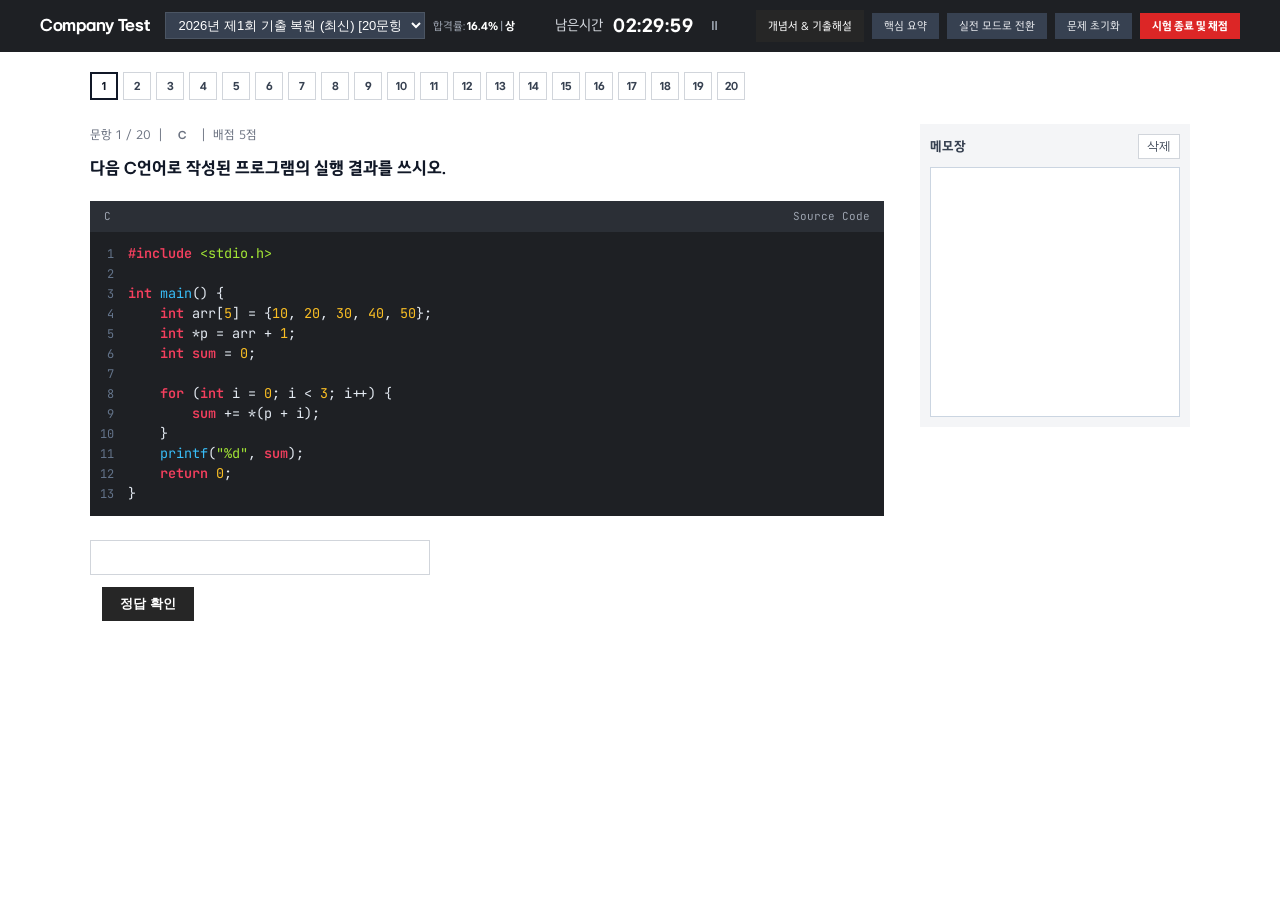
<file: index.html>
<!DOCTYPE html>
<html lang="ko">
<head>
  <meta charset="UTF-8">
  <meta name="viewport" content="width=device-width, initial-scale=1.0">
  <title>정보처리기사 실기 CBT - 실전 모의고사 &amp; 기출 문제은행</title>
  <link rel="icon" href="data:image/svg+xml,<svg xmlns=%22http://www.w3.org/2000/svg%22 viewBox=%220 0 100 100%22><text y=%22.9em%22 font-size=%2290%22>📝</text></svg>">

  <!-- Preload LG EI Web Fonts -->
  <link rel="preload" href="fonts/LGEIText-Regular.woff2" as="font" type="font/woff2" crossorigin>
  <link rel="preload" href="fonts/LGEIHeadline-Bold.woff2" as="font" type="font/woff2" crossorigin>

  <!-- Web Fonts -->
  <link rel="preconnect" href="https://fonts.googleapis.com">
  <link rel="preconnect" href="https://fonts.gstatic.com" crossorigin>
  <link href="https://fonts.googleapis.com/css2?family=JetBrains+Mono:wght@400;600;700&display=swap" rel="stylesheet">
  
  <!-- Main Stylesheet -->
  <link rel="stylesheet" href="styles.css">
</head>
<body>

  <!-- Top Header Navigation (companyTest 1:1) -->
  <header class="top-header">
    <div class="header-left-group">
      <div class="header-logo">Company Test</div>
      <div class="header-subject-tabs" id="subjectTabs">
        <select id="examSelect" class="exam-select-dropdown" title="회차 선택"></select>
        <span class="exam-meta-text">합격률: <strong id="examPassRate">-</strong> | <strong id="examDifficulty">-</strong></span>
      </div>
    </div>

    <!-- Center Timer -->
    <div class="header-center-timer">
      <span class="timer-label">남은시간</span>
      <span class="timer-val" id="timerDisplay">02:30:00</span>
      <button class="timer-btn-toggle" id="btnToggleTimer" title="일시정지/재개">⏸</button>
    </div>

    <!-- Right Controls -->
    <div class="header-right-tools">
      <a href="study.html" class="btn-file-load btn-study-link" style="text-decoration:none; display:inline-flex; align-items:center;" title="단원별 개념서 및 기출 해설">개념서 &amp; 기출해설</a>
      <button class="btn-file-load" id="btnOpenCheatsheet">핵심 요약</button>
      <button class="btn-file-load" id="modePractice">실전 모드로 전환</button>
      <button class="btn-file-load" id="modeReal" style="display:none;">연습 모드로 전환</button>
      <button class="btn-file-load" id="btnResetExam">문제 초기화</button>
      <button class="btn-file-load btn-submit" id="btnSubmitExam">시험 종료 및 채점</button>
    </div>
  </header>

  <!-- Retake Mode Alert Banner -->
  <div class="retake-banner" id="retakeBanner" style="display: none;">
    <span id="retakeBannerText">오답 복습 모드 진행 중</span>
    <button class="btn-exit-retake" id="btnExitRetake">전체 회차로 복귀</button>
  </div>

  <!-- Main Exam Wrapper (companyTest 1:1) -->
  <div class="exam-wrapper">
    <!-- Question Boxes Bar -->
    <div class="question-boxes-bar" id="questionBoxesContainer"></div>

    <div class="main-workspace">
      <!-- Problem Section (Completely Borderless) -->
      <section class="problem-section">
        <div class="problem-meta-info">
          <span id="qNumBadge">문항 1</span> &nbsp;|&nbsp;
          <span id="qCategoryBadge">C 언어</span> &nbsp;|&nbsp;
          <span id="qPointsBadge">배점 5점</span>
        </div>

        <div class="question-prompt" id="questionPrompt">문제를 불러오는 중입니다...</div>

        <div class="passage-text" id="passageBox" style="display: none;"></div>

        <div class="code-container" id="codeContainer" style="display: none;">
          <div class="code-header">
            <span id="codeLang">C</span>
            <span>Source Code</span>
          </div>
          <pre class="code-block" id="codeBlock"></pre>
        </div>

        <div class="answer-section">
          <div class="answer-input-group" id="answerInputGroup"></div>
          <div class="answer-controls">
            <span class="answer-status-msg" id="answerStatusMsg"></span>
            <button class="btn-check-answer" id="btnCheckAnswer">정답 확인</button>
          </div>
        </div>

        <div class="explanation-card" id="explanationCard">
          <div class="exp-correct-answer" id="expCorrectAnswer"></div>
          <div class="exp-trap-box" id="expTrapBox" style="display: none;"></div>
          <div class="trace-table-container" id="expTraceContainer" style="display: none;">
            <div class="trace-box-header">
              <span class="trace-box-title">루프 변수 추적표</span>
            </div>
            <table class="trace-table" id="expTraceTable"></table>
          </div>
          <div class="exp-body-text" id="expBodyText"></div>
        </div>
      </section>

      <!-- Right Tools Column (companyTest-style Memo Pad) -->
      <aside class="tools-column">
        <div class="tool-card">
          <div class="tool-header-row">
            <span class="tool-label">메모장</span>
            <button class="btn-memo-clear" id="btnClear">삭제</button>
          </div>
          <div class="memo-canvas-box" id="memoBox">
            <canvas id="memoCanvas" width="250" height="250"></canvas>
          </div>
        </div>
      </aside>
    </div>
  </div>

  <!-- Score & Review Modal -->
  <div class="modal-backdrop" id="scoreModal">
    <div class="modal-container">
      <div class="modal-header">
        <span class="modal-title">시험 종료 및 종합 채점 결과</span>
      </div>

      <div class="modal-body">
        <div class="score-banner" id="scoreBanner">
          <div class="score-title" id="scoreTitle">최종 취득 점수</div>
          <div class="score-big-number" id="scoreBigNumber">0점</div>
          <div class="score-judgment" id="scoreJudgment">합격 여부 판정 중</div>
        </div>

        <div class="category-stats-grid">
          <div class="cat-stat-card">
            <div class="cat-stat-title">프로그래밍 (C/Java/Python)</div>
            <div class="cat-stat-score" id="progStatScore">0 / 0</div>
          </div>
          <div class="cat-stat-card">
            <div class="cat-stat-title">데이터베이스 (SQL)</div>
            <div class="cat-stat-score" id="dbStatScore">0 / 0</div>
          </div>
          <div class="cat-stat-card">
            <div class="cat-stat-title">소프트웨어 설계/보안/네트워크</div>
            <div class="cat-stat-score" id="theoryStatScore">0 / 0</div>
          </div>
        </div>

        <div class="score-question-review">
          <div style="font-size: 14.5px; font-weight: 700; color: #334155; margin-bottom: 8px;">
            문항별 정오표 (클릭 시 해당 문항으로 이동)
          </div>
          <div class="review-grid" id="reviewGrid"></div>
        </div>
      </div>

      <div class="modal-footer">
        <button class="btn-modal secondary" id="btnCloseModal">닫기</button>
        <button class="btn-modal primary" id="btnViewAllExp">해설 복습 모드</button>
        <button class="btn-modal secondary" id="btnRestartFull">처음부터 다시 풀기</button>
        <button class="btn-modal danger" id="btnRetakeWrong">틀린 문제 다시 풀기</button>
      </div>
    </div>
  </div>

  <!-- Cheatsheet & Tips Modal -->
  <div class="modal-backdrop" id="cheatsheetModal">
    <div class="modal-container cheatsheet-modal-box">
      <div class="modal-header">
        <span class="modal-title">실기 핵심 요약 &amp; 학습 가이드</span>
        <button class="btn-modal-close-icon" id="btnCloseCheatsheet">✕</button>
      </div>

      <div class="cheatsheet-nav-tabs" id="csTabs">
        <button class="cs-tab-btn active" data-tab="part1">요약 1: SW설계/공학</button>
        <button class="cs-tab-btn" data-tab="part2">요약 2: DB &amp; SQL</button>
        <button class="cs-tab-btn" data-tab="part3">요약 3: 보안 &amp; 네트워크</button>
        <button class="cs-tab-btn" data-tab="tips">시험 대비 가이드</button>
      </div>

      <div class="cheatsheet-body-scroll" id="csBody"></div>

      <div class="modal-footer">
        <button class="btn-modal secondary" id="btnCloseCheatsheetBottom">닫기</button>
      </div>
    </div>
  </div>

  <!-- Data Scripts (Catalog & Rounds 2020~2026 & Themes) -->
  <script src="data/exam-index.js"></script>
  <script src="data/cheatsheet-data.js"></script>
  <script src="data/rounds/2026_1.js"></script>
  <script src="data/rounds/2026_2.js"></script>
  <script src="data/rounds/2025_3.js"></script>
  <script src="data/rounds/2025_2.js"></script>
  <script src="data/rounds/2025_1.js"></script>
  <script src="data/rounds/2024_3.js"></script>
  <script src="data/rounds/2024_2.js"></script>
  <script src="data/rounds/2024_1.js"></script>
  <script src="data/rounds/2023_3.js"></script>
  <script src="data/rounds/2023_2.js"></script>
  <script src="data/rounds/2023_1.js"></script>
  <script src="data/rounds/2022_3.js"></script>
  <script src="data/rounds/2022_2.js"></script>
  <script src="data/rounds/2022_1.js"></script>
  <script src="data/rounds/2021_3.js"></script>
  <script src="data/rounds/2021_2.js"></script>
  <script src="data/rounds/2021_1.js"></script>
  <script src="data/rounds/2020_4.js"></script>
  <script src="data/rounds/2020_3.js"></script>
  <script src="data/rounds/2020_2.js"></script>
  <script src="data/rounds/2020_1.js"></script>
  <script src="data/themes/killer_programming.js"></script>
  <script src="data/themes/sql_master.js"></script>
  <script src="data/themes/practical_cheatsheet.js"></script>
  <script src="data/themes/c_special.js"></script>
  <script src="data/themes/java_special.js"></script>
  <script src="data/themes/python_special.js"></script>

  <!-- Engine Scripts -->
  <script src="js/grader.js"></script>
  <script src="js/timer.js"></script>
  <script src="js/a4-pad.js"></script>
  <script src="js/app.js"></script>
</body>
</html>
</file>
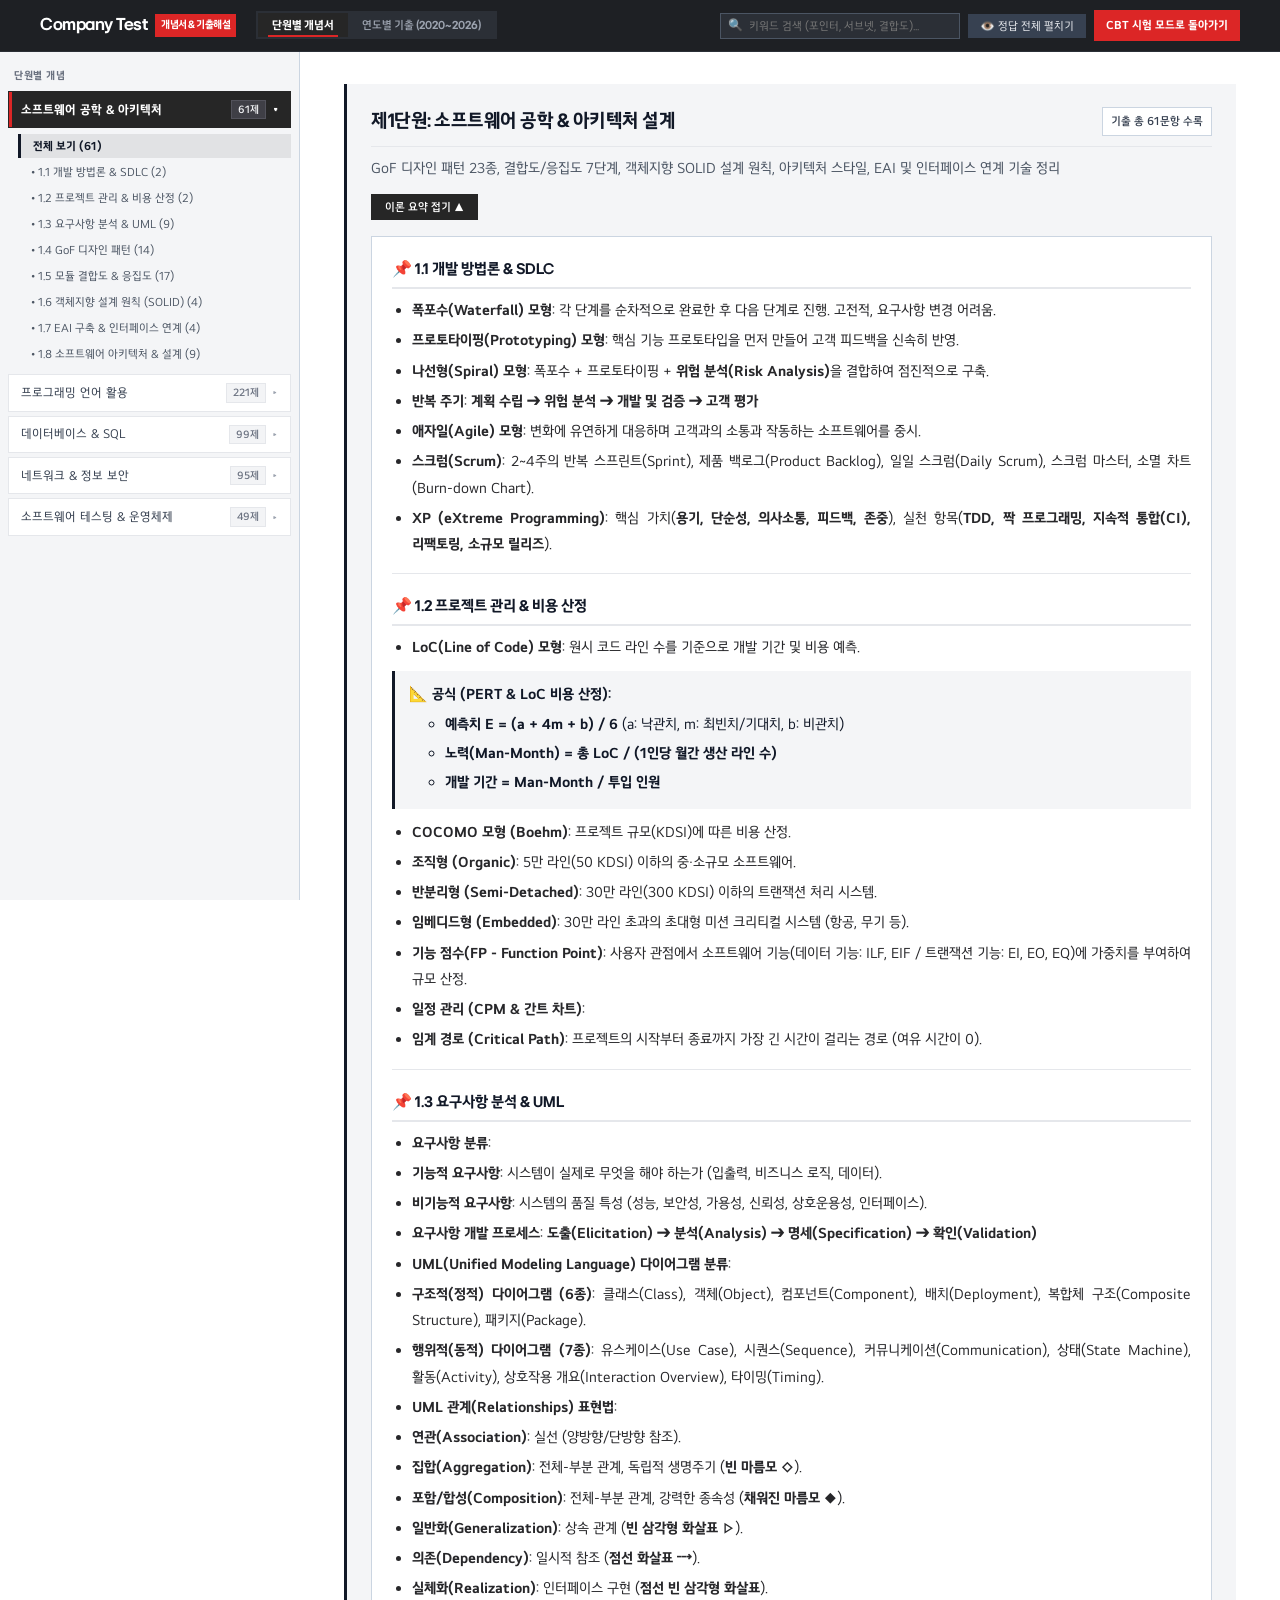
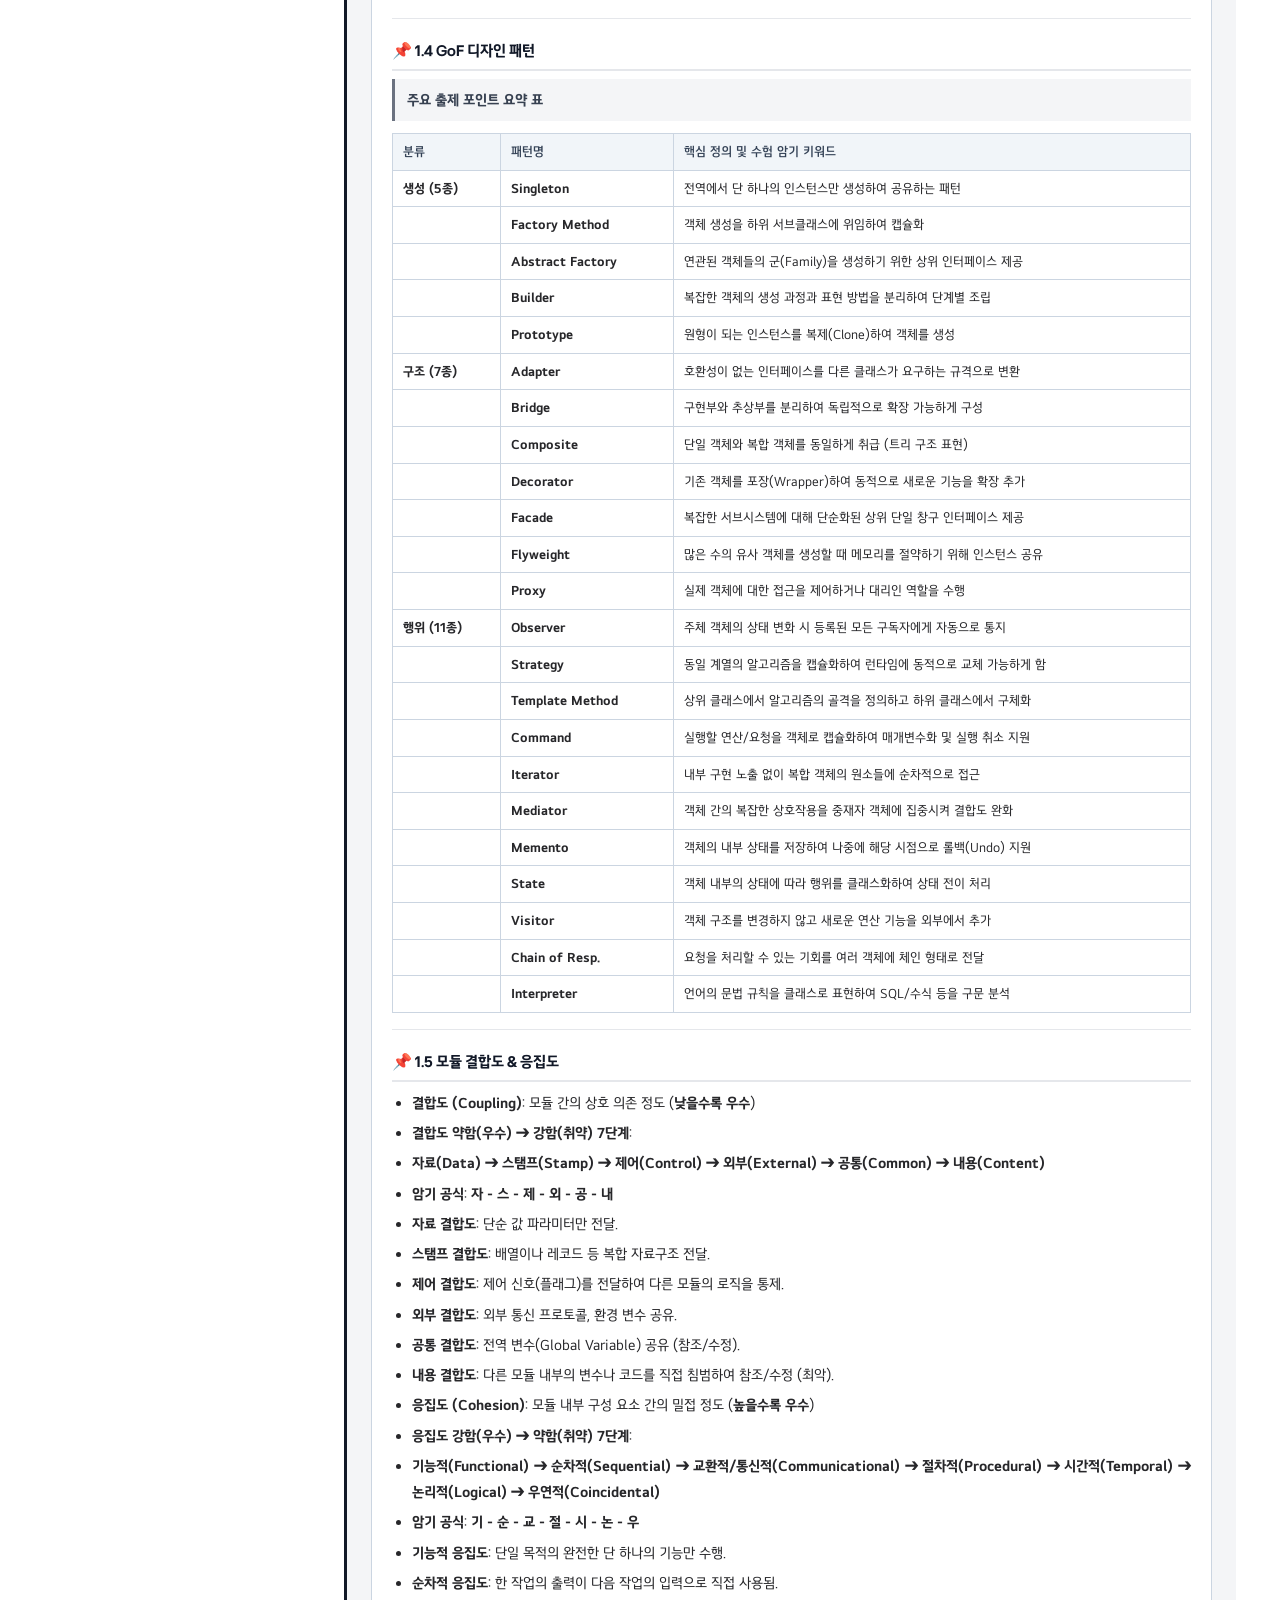
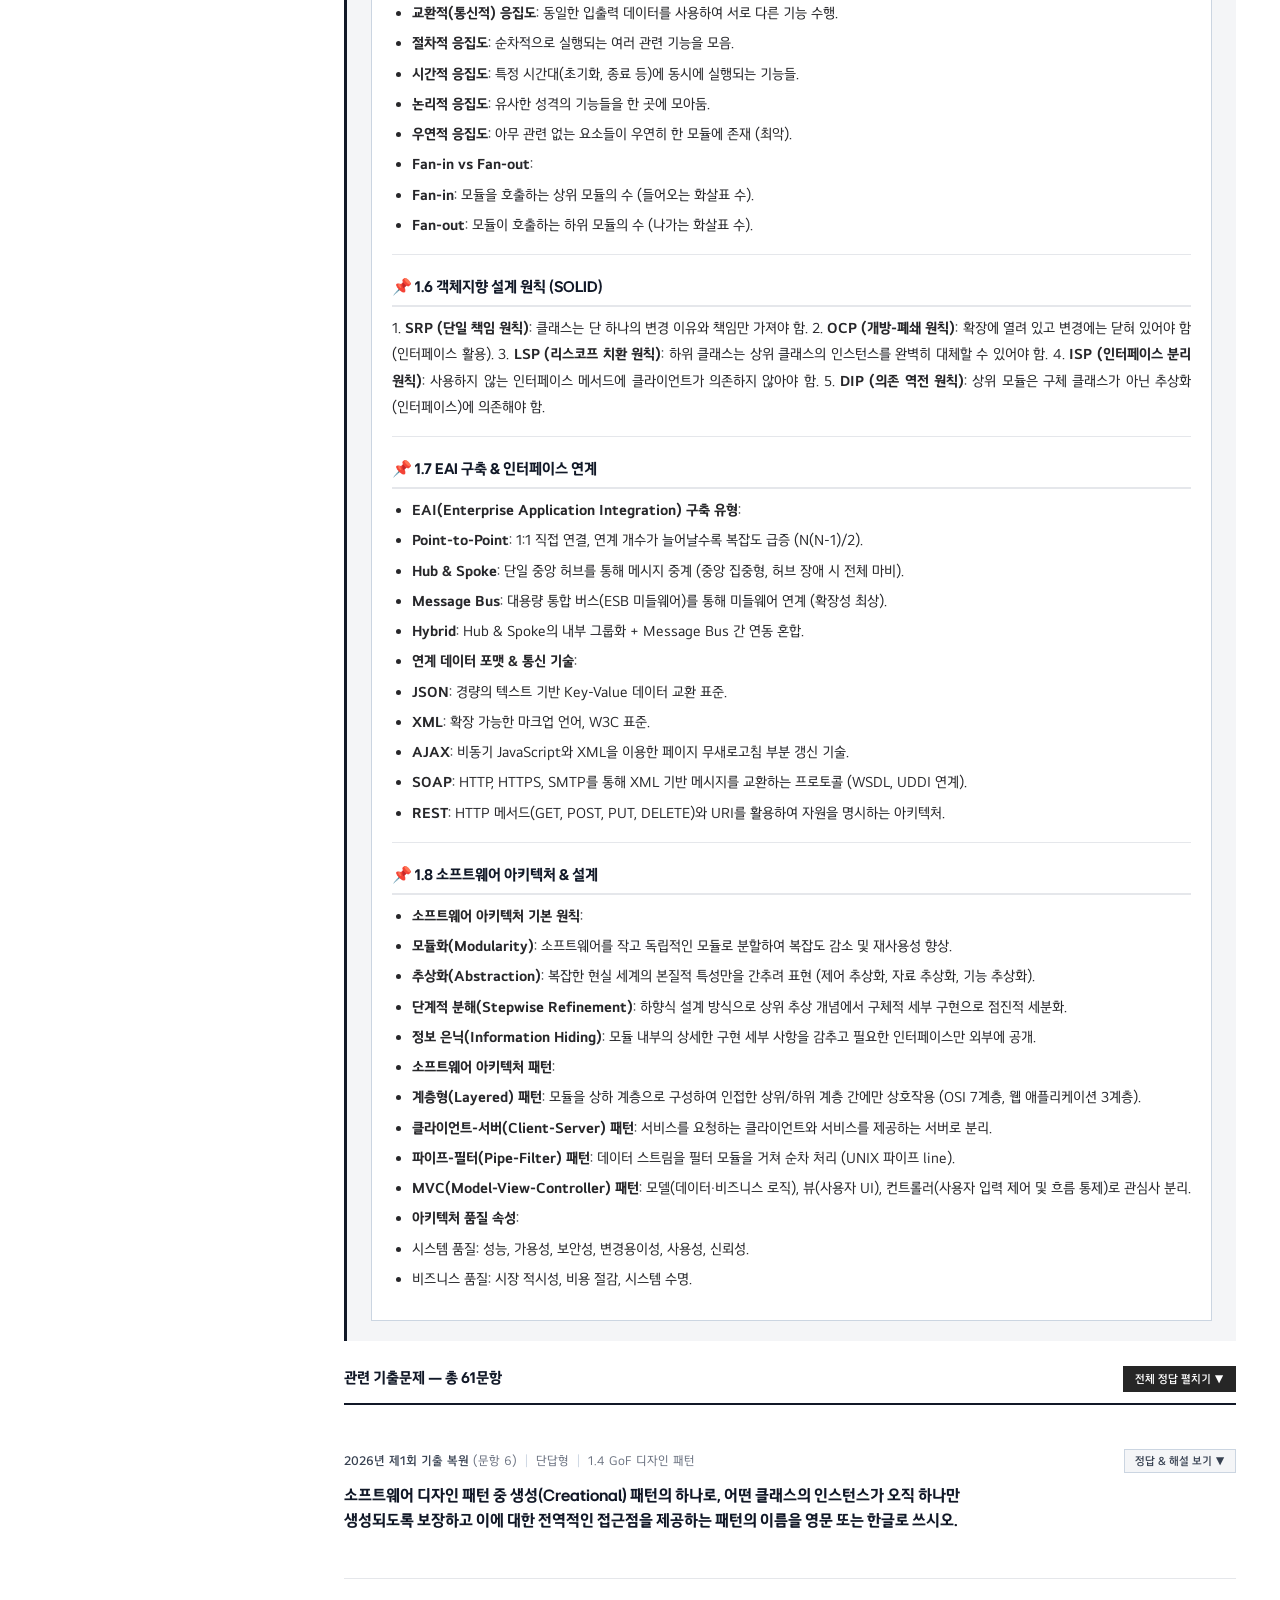
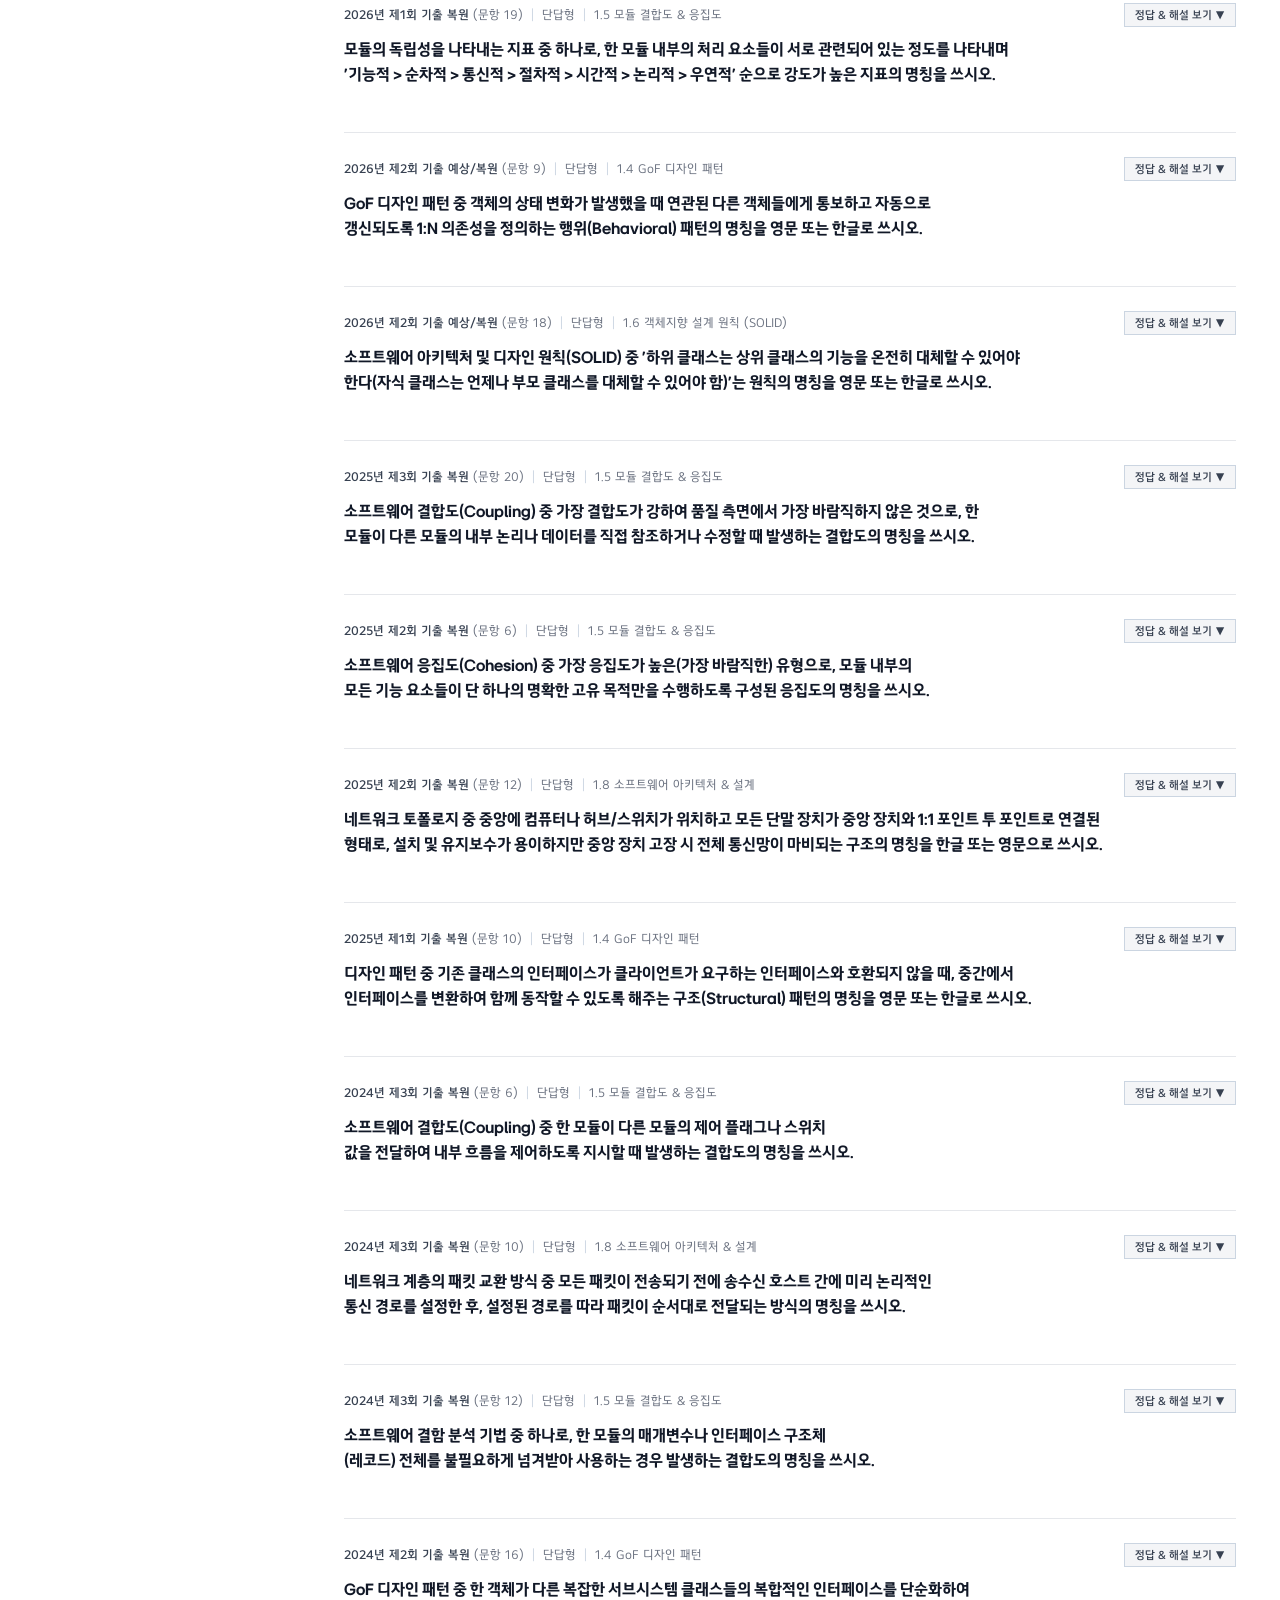
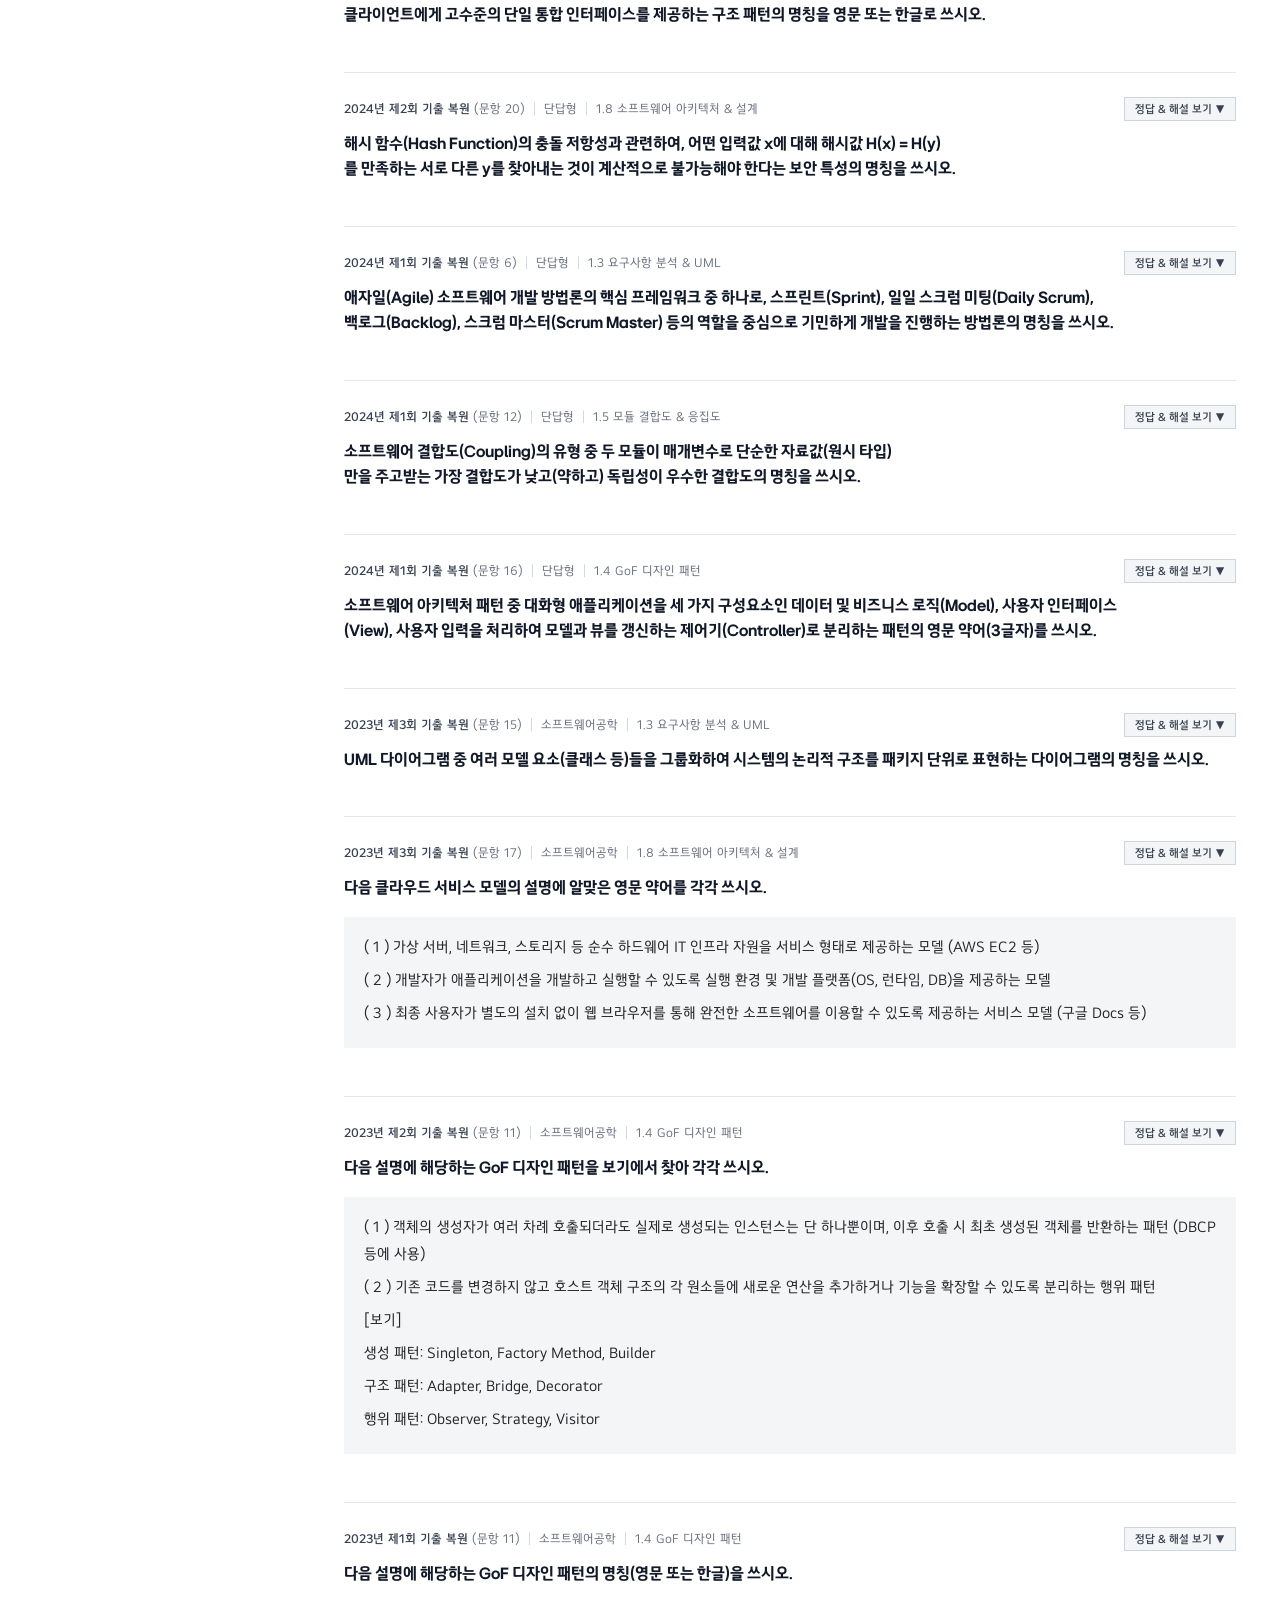
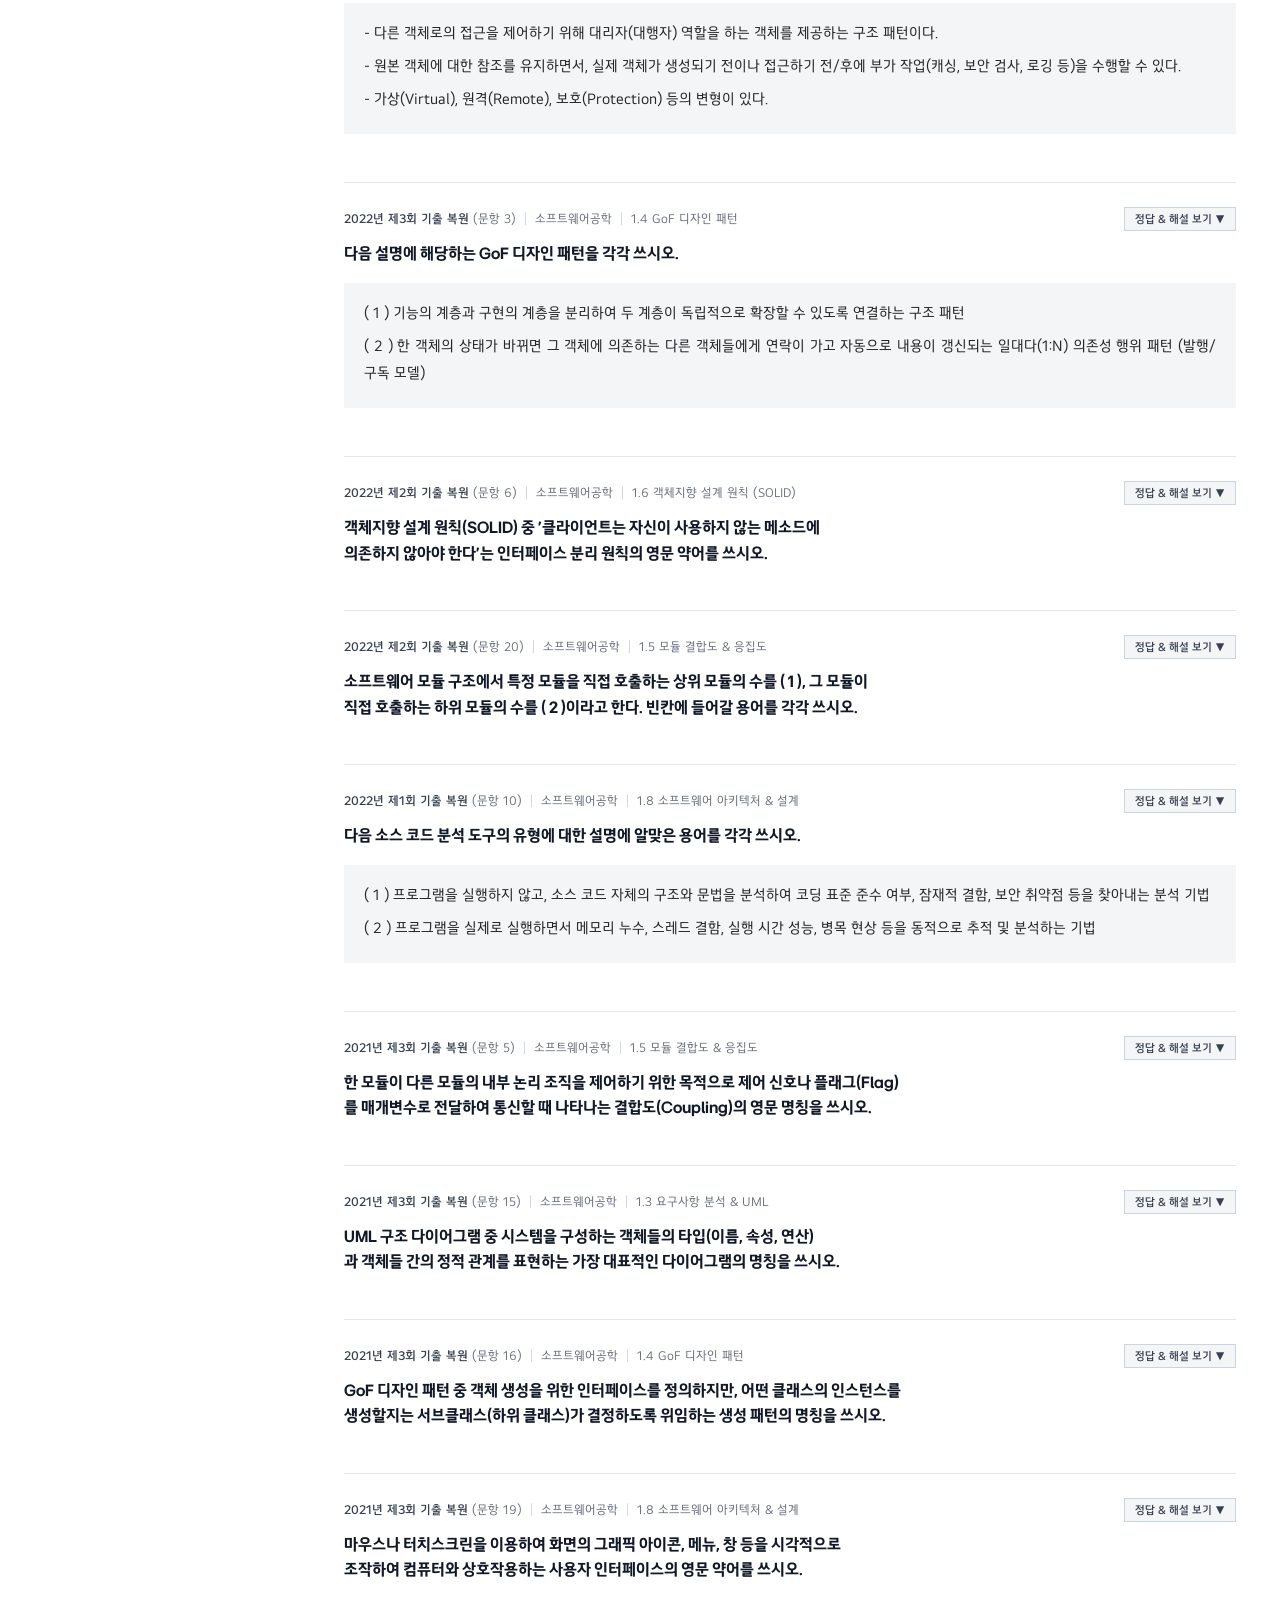
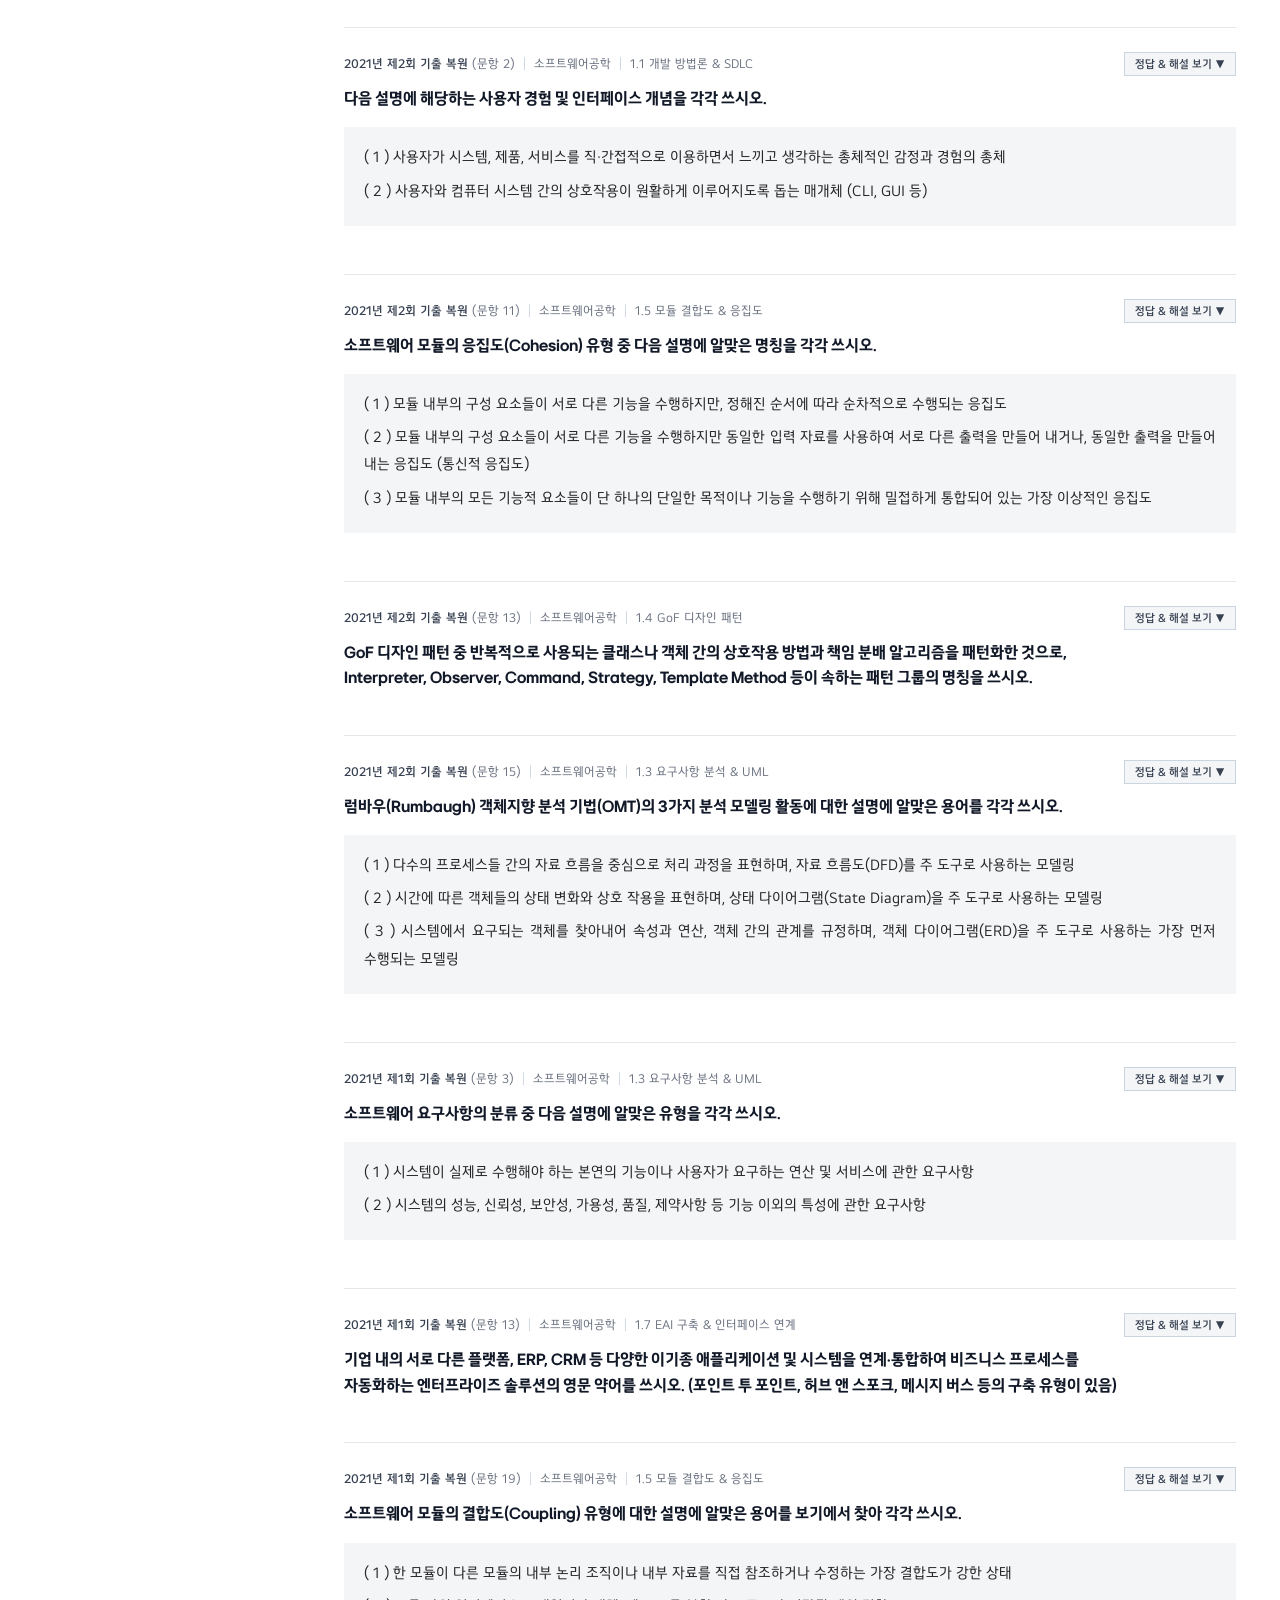
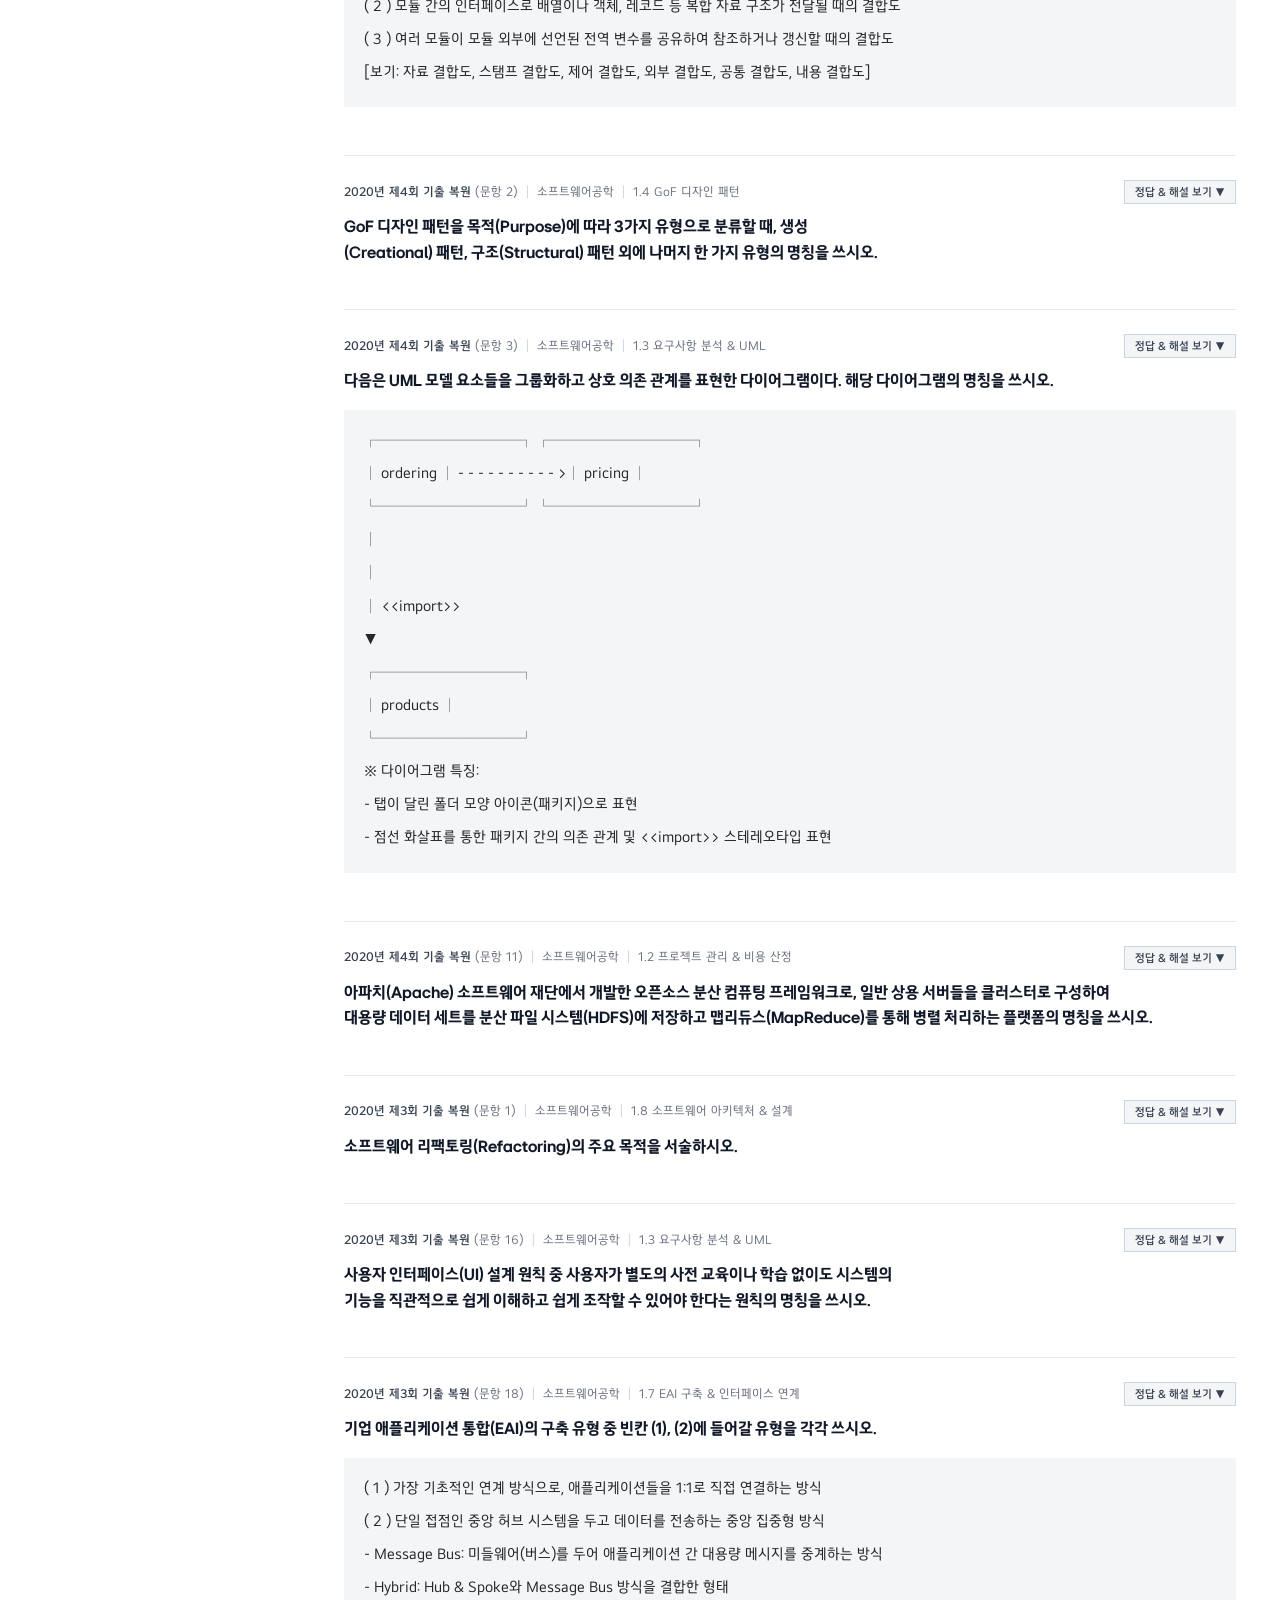
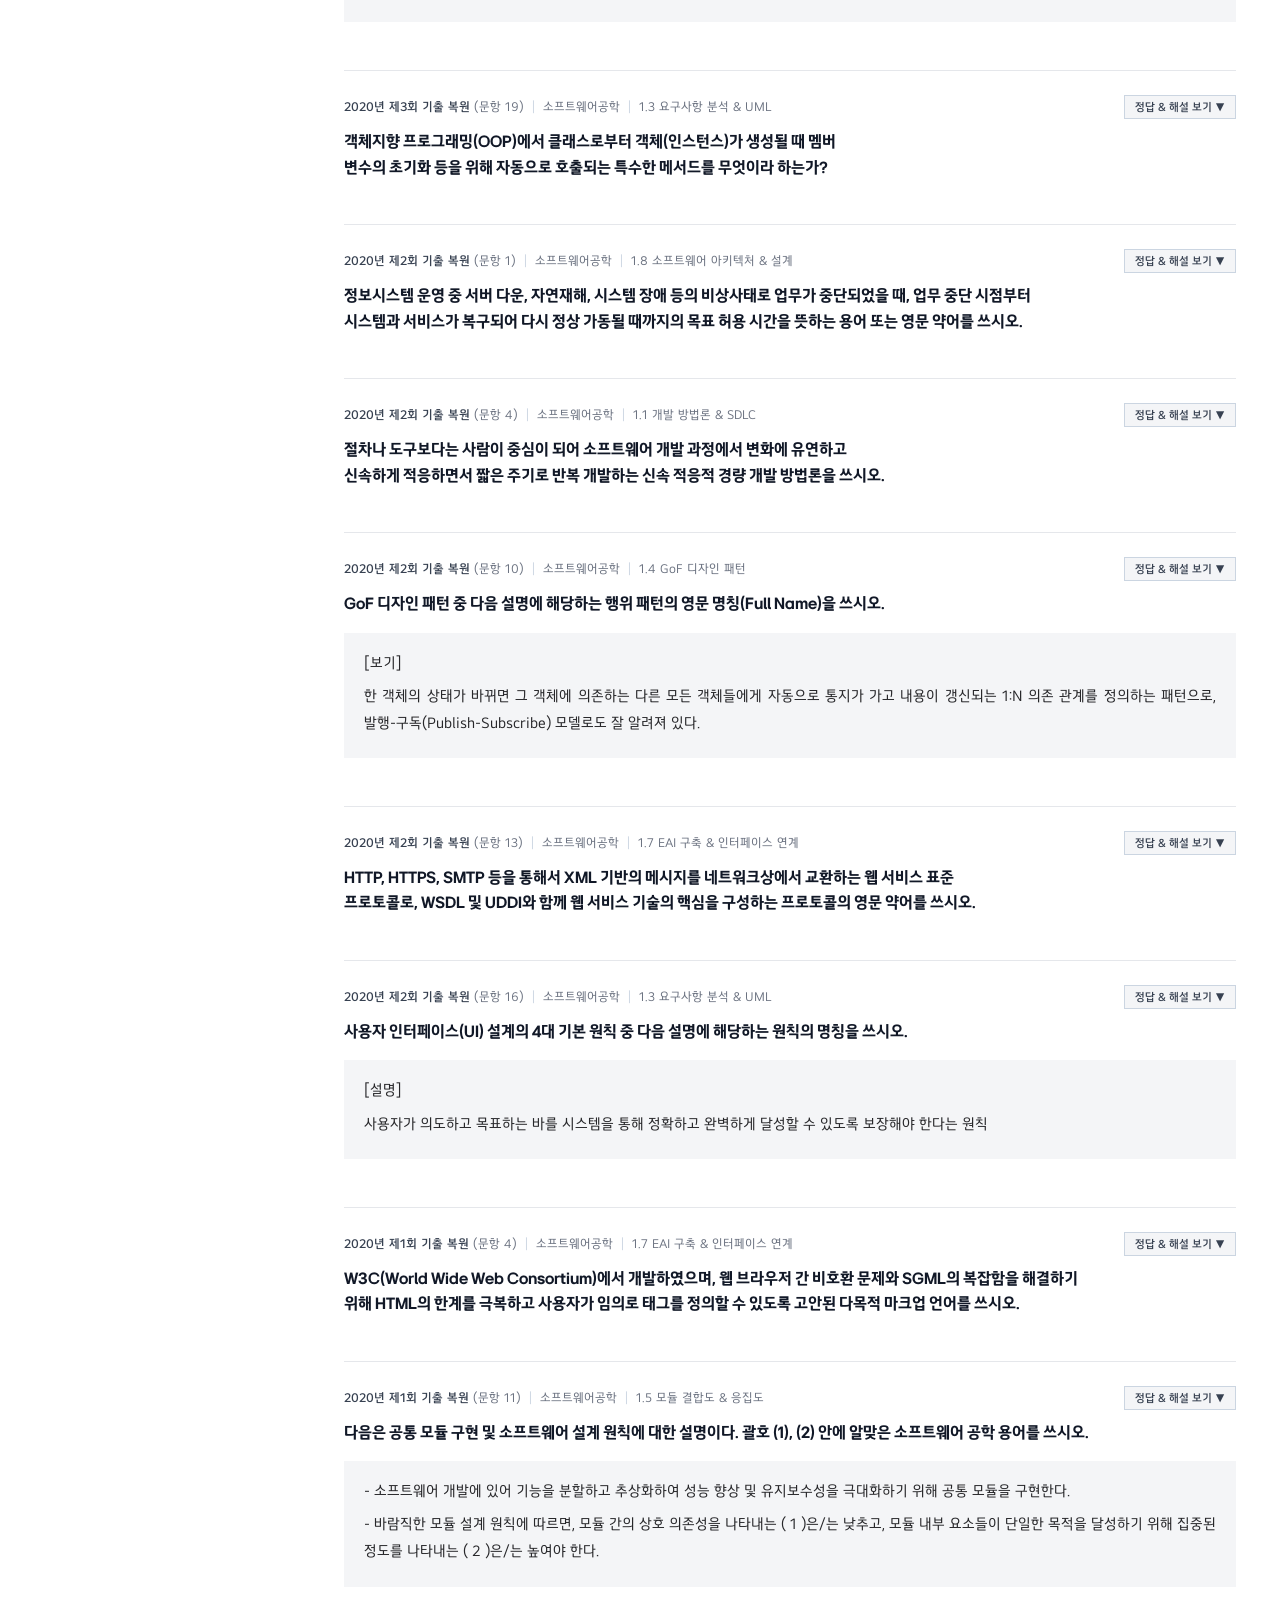
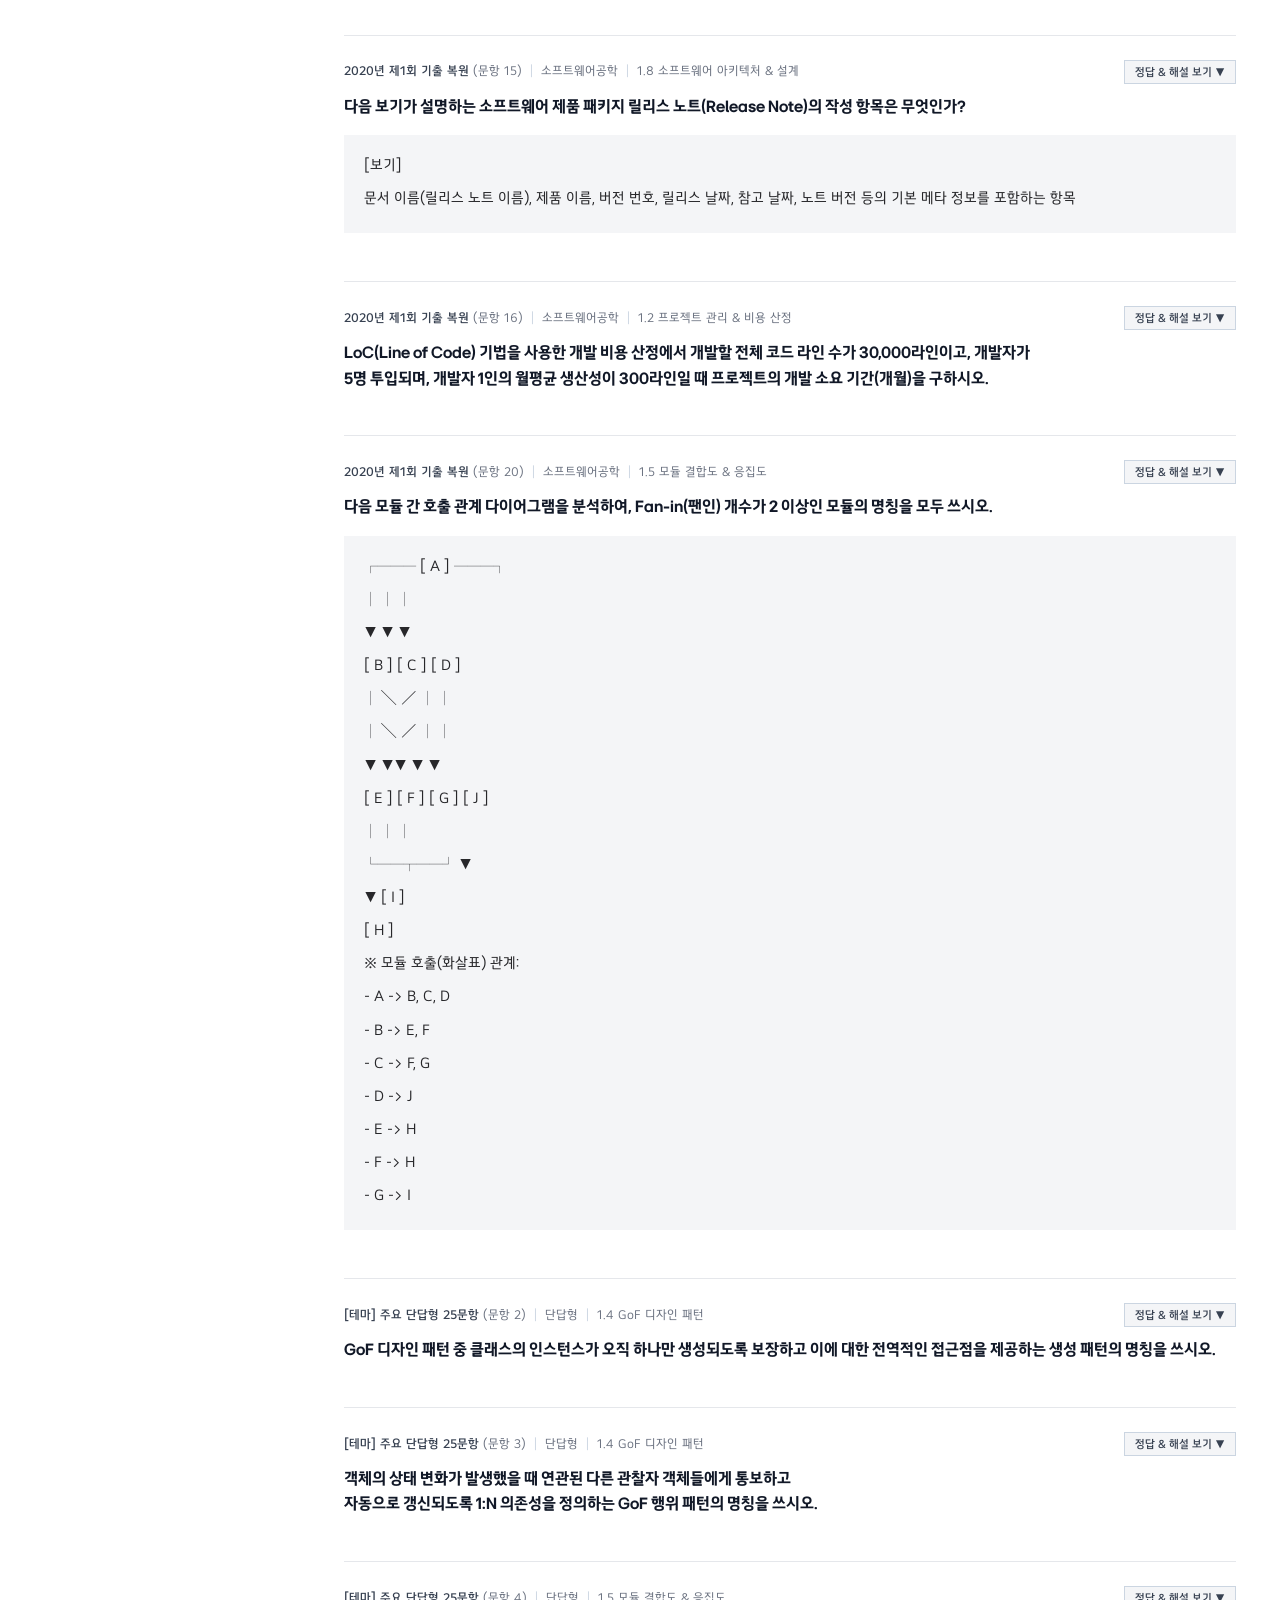
<file: study.html>
<!DOCTYPE html>
<html lang="ko">
<head>
  <meta charset="UTF-8">
  <meta name="viewport" content="width=device-width, initial-scale=1.0">
  <title>정보처리기사 실기 개념서 &amp; 기출 해설 (2020~2026)</title>
  <link rel="icon" href="data:image/svg+xml,<svg xmlns=%22http://www.w3.org/2000/svg%22 viewBox=%220 0 100 100%22><text y=%22.9em%22 font-size=%2290%22>📝</text></svg>">
  
  <!-- Preload LG EI Web Fonts -->
  <link rel="preload" href="fonts/LGEIText-Regular.woff2" as="font" type="font/woff2" crossorigin>
  <link rel="preload" href="fonts/LGEIHeadline-Bold.woff2" as="font" type="font/woff2" crossorigin>

  <!-- Web Fonts -->
  <link rel="preconnect" href="https://fonts.googleapis.com">
  <link rel="preconnect" href="https://fonts.gstatic.com" crossorigin>
  <link href="https://fonts.googleapis.com/css2?family=JetBrains+Mono:wght@400;500;700&display=swap" rel="stylesheet">

  <style>
    /* ==========================================================================
       CSS Variables & Global Reset (Company Test 미니멀 CBT 테마 1:1 일치)
       ========================================================================== */
    @font-face {
      font-family: 'LG EI Headline';
      src: url('fonts/LGEIHeadline-Bold.woff2') format('woff2');
      font-weight: 700;
      font-style: normal;
      font-display: swap;
    }

    @font-face {
      font-family: 'LG EI Headline';
      src: url('fonts/LGEIHeadline-Regular.woff2') format('woff2');
      font-weight: 400;
      font-style: normal;
      font-display: swap;
    }

    @font-face {
      font-family: 'LG EI Text';
      src: url('fonts/LGEIText-Regular.woff2') format('woff2');
      font-weight: 400;
      font-style: normal;
      font-display: swap;
    }

    @font-face {
      font-family: 'LG EI Text';
      src: url('fonts/LGEIText-SemiBold.woff2') format('woff2');
      font-weight: 600;
      font-style: normal;
      font-display: swap;
    }

    @font-face {
      font-family: 'LG EI Text';
      src: url('fonts/LGEIText-Bold.woff2') format('woff2');
      font-weight: 700;
      font-style: normal;
      font-display: swap;
    }

    :root {
      --font-headline: 'LG EI Headline', 'LG EI Text', 'Noto Sans KR', sans-serif;
      --font-body: 'LG EI Text', 'Noto Sans KR', sans-serif;
      --font-code: 'JetBrains Mono', Consolas, 'Courier New', monospace;

      --bg-page: #ffffff;
      --header-bg: #1e2024;
      --header-text: #ffffff;
      --text-main: #222222;
      --text-sub: #555555;
      --text-muted: #888888;
      --tool-bg: #f4f5f7;
      --border-color: #cbd5e1;
      --border-light: #e5e7eb;
      --current-border: #111827;
      --btn-dark: #262626;
      --btn-dark-hover: #3f3f46;
      --btn-tool: #374151;
      --btn-tool-hover: #4b5563;
      --btn-danger: #dc2626;
      --btn-danger-hover: #b91c1c;
    }

    * {
      box-sizing: border-box;
      margin: 0;
      padding: 0;
    }

    body {
      font-family: var(--font-body);
      font-size: 15px;
      background-color: var(--bg-page);
      color: var(--text-main);
      line-height: 1.72;
      -webkit-font-smoothing: antialiased;
      overflow-x: hidden;
      word-break: keep-all;
      overflow-wrap: break-word;
      word-wrap: break-word;
    }

    h1, h2, h3, h4, h5, h6 {
      font-family: var(--font-headline);
    }

    em, i, cite, address, var {
      font-style: normal;
    }

    pre, code, .q-code-block, table, th, td {
      text-align: initial;
      word-break: normal;
      overflow-wrap: normal;
    }

    /* ==========================================================================
       Top Header Bar (52px, #1e2024, padding 0 40px - index.html 1:1)
       ========================================================================== */
    .study-header {
      font-family: var(--font-headline);
      position: sticky;
      top: 0;
      z-index: 100;
      background: var(--header-bg);
      color: var(--header-text);
      height: 52px;
      display: flex;
      align-items: center;
      justify-content: space-between;
      padding: 0 40px;
      border-bottom: 1px solid #2b2f36;
    }

    .header-left {
      display: flex;
      align-items: center;
      gap: 20px;
    }

    .header-logo {
      font-family: var(--font-headline);
      font-size: 18px;
      font-weight: 700;
      color: #ffffff;
      letter-spacing: -0.5px;
      display: flex;
      align-items: center;
      gap: 8px;
      white-space: nowrap;
    }

    .header-logo-badge {
      background: var(--btn-danger);
      color: #ffffff;
      font-size: 11px;
      font-weight: 700;
      padding: 2px 6px;
      border-radius: 0;
    }

    .mode-toggle-group {
      display: flex;
      background: #2b2f36;
      padding: 2px;
      border-radius: 0;
      position: relative;
    }

    .btn-mode-tab {
      position: relative;
      background: none;
      border: none;
      color: #9ca3af;
      padding: 5px 14px;
      font-size: 12px;
      font-weight: 600;
      border-radius: 0;
      cursor: pointer;
      transition: background-color 0.22s cubic-bezier(0.22, 1, 0.36, 1), color 0.22s cubic-bezier(0.22, 1, 0.36, 1), transform 0.18s ease;
      font-family: var(--font-headline);
    }

    .btn-mode-tab::after {
      content: '';
      position: absolute;
      left: 10px;
      right: 10px;
      bottom: 0;
      height: 2px;
      background: var(--btn-danger);
      transform: scaleX(0);
      transform-origin: center;
      transition: transform 0.24s cubic-bezier(0.22, 1, 0.36, 1);
    }

    .btn-mode-tab:hover {
      color: #ffffff;
      background-color: rgba(255, 255, 255, 0.08);
    }

    .btn-mode-tab.active {
      background: var(--btn-dark);
      color: #ffffff;
      font-weight: 700;
    }

    .btn-mode-tab.active::after {
      transform: scaleX(1);
    }

    .header-right {
      display: flex;
      align-items: center;
      gap: 8px;
    }

    .search-wrapper {
      position: relative;
      display: flex;
      align-items: center;
    }

    .search-input {
      background: #2b2f36;
      border: 1px solid #4b5563;
      border-radius: 0;
      color: #ffffff;
      font-size: 12px;
      padding: 5px 10px 5px 28px;
      width: 240px;
      outline: none;
      transition: all 0.2s cubic-bezier(0.22, 1, 0.36, 1);
      font-family: var(--font-body);
    }

    .search-input:focus {
      border-color: #9ca3af;
      width: 280px;
      background: #1e2024;
    }

    .search-icon {
      position: absolute;
      left: 8px;
      font-size: 12px;
      color: #9ca3af;
      pointer-events: none;
    }

    .search-clear-btn {
      position: absolute;
      right: 6px;
      background: none;
      border: none;
      color: #9ca3af;
      cursor: pointer;
      font-size: 12px;
      display: none;
    }

    .btn-action-tool {
      background: var(--btn-tool);
      color: #e5e7eb;
      border: none;
      padding: 5px 12px;
      font-size: 12px;
      font-weight: 500;
      border-radius: 0;
      cursor: pointer;
      display: flex;
      align-items: center;
      gap: 6px;
      font-family: var(--font-body);
      text-decoration: none;
      white-space: nowrap;
      transition: background-color 0.18s cubic-bezier(0.22, 1, 0.36, 1), color 0.18s ease, transform 0.18s ease;
    }

    .btn-action-tool:hover {
      background: var(--btn-tool-hover);
      color: #ffffff;
      transform: translateY(-1px);
    }

    .btn-action-cbt {
      background: var(--btn-danger);
      color: #ffffff;
      font-weight: 700;
    }

    .btn-action-cbt:hover {
      background: var(--btn-danger-hover);
    }

    /* ==========================================================================
       Main App Layout
       ========================================================================== */
    .app-layout {
      display: flex;
      min-height: calc(100vh - 52px);
    }

    /* ==========================================================================
       Sidebar Navigation (Company Test Tool Column Color: #f4f5f7)
       ========================================================================== */
    .sidebar {
      width: 300px;
      background: var(--tool-bg);
      color: var(--text-main);
      border-right: 1px solid var(--border-color);
      flex-shrink: 0;
      display: flex;
      flex-direction: column;
      position: sticky;
      top: 52px;
      height: calc(100vh - 52px);
      overflow-y: auto;
    }

    .section-title,
    .sidebar-section-title {
      font-size: 11px;
      text-transform: uppercase;
      font-weight: 700;
      letter-spacing: 0.5px;
      color: #6b7280;
      padding: 14px 14px 6px 14px;
      text-align: left;
      word-break: keep-all;
      overflow-wrap: break-word;
      text-wrap: balance;
    }

    .sidebar-list {
      list-style: none;
      padding: 0 8px 12px 8px;
    }

    .sidebar-item-btn {
      position: relative;
      overflow: hidden;
      width: 100%;
      text-align: left;
      background: #ffffff;
      border: 1px solid #e5e7eb;
      color: #374151;
      padding: 8px 12px;
      font-size: 13px;
      font-weight: 500;
      border-radius: 0;
      cursor: pointer;
      display: flex;
      align-items: center;
      justify-content: space-between;
      transition: background-color 0.2s cubic-bezier(0.22, 1, 0.36, 1), color 0.2s cubic-bezier(0.22, 1, 0.36, 1), border-color 0.2s cubic-bezier(0.22, 1, 0.36, 1), box-shadow 0.2s ease;
      font-family: var(--font-body);
      line-height: 1.4;
      margin-bottom: 4px;
    }

    .sidebar-item-btn::before {
      content: '';
      position: absolute;
      left: 0;
      top: 0;
      bottom: 0;
      width: 3px;
      background: var(--current-border);
      transform: scaleY(0);
      transform-origin: center;
      transition: transform 0.22s cubic-bezier(0.22, 1, 0.36, 1);
    }

    .sidebar-item-label {
      display: inline-block;
      transition: transform 0.2s cubic-bezier(0.22, 1, 0.36, 1);
    }

    .sidebar-item-right {
      display: inline-flex;
      align-items: center;
      gap: 6px;
      flex-shrink: 0;
    }

    .unit-chevron {
      display: inline-block;
      font-size: 11px;
      color: #9ca3af;
      transition: transform 0.26s cubic-bezier(0.22, 1, 0.36, 1), color 0.2s ease;
      line-height: 1;
    }

    .sidebar-item-btn:hover {
      background: #f3f4f6;
      border-color: #cbd5e1;
    }

    .sidebar-item-btn:hover::before {
      transform: scaleY(0.6);
    }

    .sidebar-item-btn:hover .sidebar-item-label {
      transform: translateX(2px);
    }

    .sidebar-item-btn.active {
      background: var(--btn-dark);
      color: #ffffff;
      border-color: var(--btn-dark);
      font-weight: 700;
    }

    .sidebar-item-btn.active::before {
      background: var(--btn-danger);
      transform: scaleY(1);
    }

    .sidebar-item-btn.active .unit-chevron {
      transform: rotate(90deg);
      color: #ffffff;
    }

    .sidebar-badge {
      font-size: 11px;
      background: #f3f4f6;
      color: #6b7280;
      padding: 1px 6px;
      border-radius: 0;
      font-weight: 600;
      margin-left: 8px;
      white-space: nowrap;
      border: 1px solid #e5e7eb;
      transition: background-color 0.2s ease, color 0.2s ease, border-color 0.2s ease;
    }

    .sidebar-item-btn.active .sidebar-badge {
      background: #3f3f46;
      color: #f3f4f6;
      border-color: #52525b;
    }

    /* Smooth CSS Grid Accordion for Subtopics */
    .sidebar-subtopics-wrapper {
      display: grid;
      grid-template-rows: 0fr;
      opacity: 0;
      transition: grid-template-rows 0.28s cubic-bezier(0.22, 1, 0.36, 1), opacity 0.22s ease;
      overflow: hidden;
    }

    .sidebar-subtopics-wrapper.open {
      grid-template-rows: 1fr;
      opacity: 1;
    }

    .sidebar-subtopics-inner {
      min-height: 0;
      overflow: hidden;
    }

    .sidebar-subtopics {
      padding: 2px 0 8px 10px;
      display: flex;
      flex-direction: column;
      gap: 2px;
    }

    .subtopic-chip {
      position: relative;
      background: transparent;
      border: none;
      border-left: 3px solid transparent;
      text-align: left;
      color: #4b5563;
      font-size: 12px;
      padding: 5px 10px;
      border-radius: 0;
      cursor: pointer;
      transition: background-color 0.2s cubic-bezier(0.22, 1, 0.36, 1), color 0.2s cubic-bezier(0.22, 1, 0.36, 1), padding-left 0.2s cubic-bezier(0.22, 1, 0.36, 1), border-color 0.2s cubic-bezier(0.22, 1, 0.36, 1);
      font-family: var(--font-body);
    }

    .subtopic-chip:hover {
      color: #111827;
      background: rgba(0, 0, 0, 0.05);
      padding-left: 13px;
      border-left-color: #9ca3af;
    }

    .subtopic-chip.active {
      color: #111827;
      font-weight: 700;
      background: rgba(0, 0, 0, 0.08);
      border-left: 3px solid #111827;
      padding-left: 12px;
    }

    /* ==========================================================================
       Main Content Area (Pure White Background, Borderless Flow)
       ========================================================================== */
    @keyframes studyContentFadeIn {
      from {
        opacity: 0;
        transform: translateY(6px);
      }
      to {
        opacity: 1;
        transform: translateY(0);
      }
    }

    .main-content {
      flex: 1;
      padding: 32px 44px;
      max-width: 1120px;
      margin: 0;
      overflow-y: visible;
      background-color: var(--bg-page);
    }

    .main-content.content-entering {
      animation: studyContentFadeIn 0.22s cubic-bezier(0.22, 1, 0.36, 1);
    }

    /* Top Summary / Theory Banner (Minimalist Left-Border Box) */
    .unit-hero-card {
      background: var(--tool-bg);
      border: none;
      border-left: 3px solid var(--current-border);
      border-radius: 0;
      padding: 20px 24px;
      margin-bottom: 24px;
      box-shadow: none;
    }

    .unit-hero-header {
      display: flex;
      align-items: center;
      justify-content: space-between;
      margin-bottom: 8px;
      padding-bottom: 8px;
      border-bottom: 1px solid #e5e7eb;
    }

    .hero-title,
    .unit-hero-title {
      font-family: var(--font-headline);
      font-size: 20px;
      font-weight: 700;
      color: #111827;
      letter-spacing: -0.5px;
      text-align: left;
      word-break: keep-all;
      overflow-wrap: break-word;
      text-wrap: balance;
    }

    .unit-hero-badge {
      background: #ffffff;
      color: #374151;
      border: 1px solid #cbd5e1;
      font-size: 12px;
      font-weight: 600;
      padding: 3px 8px;
      border-radius: 0;
    }

    .focused-topic-card {
      border-left-color: var(--btn-danger, #d9383a);
    }

    .topic-context-banner {
      display: flex;
      align-items: center;
      gap: 10px;
      margin-top: 8px;
      flex-wrap: wrap;
    }

    .topic-context-pill {
      display: inline-flex;
      align-items: center;
      font-size: 13px;
      font-weight: 700;
      color: var(--btn-danger, #d9383a);
      background: #fef2f2;
      border: 1px solid #fecaca;
      padding: 3px 10px;
      border-radius: 0;
      font-family: var(--font-headline);
      letter-spacing: -0.3px;
    }

    .btn-reset-topic-view {
      background: #ffffff;
      border: 1px solid #cbd5e1;
      color: #4b5563;
      font-size: 11.5px;
      font-weight: 600;
      padding: 3px 10px;
      border-radius: 0;
      cursor: pointer;
      font-family: var(--font-body);
      transition: background-color 0.2s cubic-bezier(0.22, 1, 0.36, 1), color 0.2s ease, border-color 0.2s ease;
    }

    .btn-reset-topic-view:hover {
      background: #f3f4f6;
      color: #111827;
      border-color: #9ca3af;
    }

    .hero-summary,
    .unit-hero-summary {
      font-size: 15px;
      color: #4b5563;
      margin-bottom: 12px;
      line-height: 1.72;
      text-align: justify;
      text-justify: inter-character;
      text-align-last: left;
      word-break: keep-all;
      overflow-wrap: break-word;
      word-wrap: break-word;
      text-wrap: pretty;
    }

    .theory-drawer-toggle {
      background: var(--btn-dark);
      border: none;
      color: #ffffff;
      padding: 6px 14px;
      font-size: 12px;
      font-weight: 600;
      border-radius: 0;
      cursor: pointer;
      display: inline-flex;
      align-items: center;
      gap: 6px;
      font-family: var(--font-body);
      transition: background-color 0.2s cubic-bezier(0.22, 1, 0.36, 1), transform 0.18s ease;
    }

    .theory-drawer-toggle:hover {
      background: var(--btn-dark-hover);
    }

    .theory-drawer-wrapper {
      display: grid;
      grid-template-rows: 0fr;
      opacity: 0;
      transition: grid-template-rows 0.28s cubic-bezier(0.22, 1, 0.36, 1), opacity 0.22s ease, margin-top 0.24s ease;
      margin-top: 0;
      overflow: hidden;
    }

    .theory-drawer-wrapper.open {
      grid-template-rows: 1fr;
      opacity: 1;
      margin-top: 16px;
    }

    .theory-drawer-inner {
      min-height: 0;
      overflow: hidden;
    }

    .theory-body-container {
      padding: 18px 20px;
      background: #ffffff;
      border: 1px solid var(--border-color);
      border-radius: 0;
      font-size: 15px;
      line-height: 1.75;
      color: #27272a;
      text-align: justify;
      text-justify: inter-character;
      text-align-last: left;
      word-break: keep-all;
      overflow-wrap: break-word;
      word-wrap: break-word;
      text-wrap: pretty;
    }

    .theory-body-container h3 {
      font-family: var(--font-headline);
      font-size: 16px;
      font-weight: 700;
      color: #111827;
      margin: 18px 0 8px 0;
      padding-bottom: 4px;
      border-bottom: 2px solid #e5e7eb;
    }

    .theory-body-container h3:first-child {
      margin-top: 0;
    }

    .theory-body-container p, .theory-body-container ul {
      margin-bottom: 10px;
    }

    .theory-body-container p,
    .theory-body-container li {
      text-align: justify;
      text-justify: inter-character;
      text-align-last: left;
      word-break: keep-all;
      overflow-wrap: break-word;
      word-wrap: break-word;
      text-wrap: pretty;
    }

    .theory-body-container ul {
      padding-left: 20px;
    }

    .theory-body-container li {
      margin-bottom: 4px;
    }

    .theory-body-container table {
      width: 100%;
      border-collapse: collapse;
      margin: 12px 0;
      font-size: 13.5px;
      background: #ffffff;
    }

    .theory-body-container th, .theory-body-container td {
      border: 1px solid var(--border-color);
      padding: 6px 10px;
      text-align: left;
    }

    .theory-body-container th {
      background: #f1f5f9;
      font-weight: 600;
      color: #334155;
    }

    .theory-body-container .formula-card {
      background: var(--tool-bg);
      border-left: 3px solid #111827;
      padding: 10px 14px;
      border-radius: 0;
      margin: 10px 0;
      font-weight: 600;
      color: #111827;
    }

    .theory-body-container .formula-card ul {
      margin: 4px 0 0 0;
      padding-left: 18px;
    }

    .theory-body-container .formula-card li {
      margin-bottom: 3px;
      font-weight: 500;
    }

    .theory-body-container blockquote.theory-quote {
      background: var(--tool-bg);
      border-left: 3px solid #6b7280;
      padding: 8px 12px;
      border-radius: 0;
      margin: 8px 0;
      color: #374151;
      font-weight: 500;
    }

    .theory-body-container hr {
      border: none;
      border-top: 1px solid #e5e7eb;
      margin: 16px 0;
    }

    /* Search Results Banner */
    .search-status-bar {
      background: var(--tool-bg);
      border-left: 3px solid #111827;
      border-radius: 0;
      padding: 12px 18px;
      margin-bottom: 20px;
      display: flex;
      align-items: center;
      justify-content: space-between;
      font-size: 14px;
      color: #111827;
      font-weight: 600;
    }

    .search-reset-link {
      color: #6b7280;
      cursor: pointer;
      text-decoration: underline;
      font-size: 13px;
    }

    .search-reset-link:hover {
      color: #111827;
    }

    /* Section Control Header */
    .questions-control-header {
      display: flex;
      align-items: center;
      justify-content: space-between;
      margin-bottom: 20px;
      padding-bottom: 10px;
      border-bottom: 2px solid #111827;
    }

    .questions-count-text {
      font-family: var(--font-headline);
      font-size: 16px;
      font-weight: 700;
      color: #111827;
    }

    .btn-toggle-all-answers {
      background: var(--btn-dark);
      border: none;
      padding: 6px 12px;
      font-size: 12px;
      font-weight: 600;
      border-radius: 0;
      cursor: pointer;
      color: #ffffff;
      font-family: var(--font-body);
      transition: background-color 0.1s;
    }

    .btn-toggle-all-answers:hover {
      background: var(--btn-dark-hover);
    }

    /* ==========================================================================
       Question Card Styles (선 없는 간결한 CBT 레이아웃)
       ========================================================================== */
    .question-card {
      background: #ffffff;
      border: none;
      border-bottom: 1px solid #e5e7eb;
      border-radius: 0;
      padding: 24px 0 28px 0;
      margin-bottom: 0;
      box-shadow: none;
    }

    .question-card:first-child {
      padding-top: 8px;
    }

    .q-meta-row {
      display: flex;
      align-items: center;
      justify-content: space-between;
      margin-bottom: 10px;
    }

    .q-badge-group {
      font-size: 13px;
      color: #6b7280;
      font-weight: 500;
      display: flex;
      align-items: center;
      gap: 8px;
    }

    .q-badge-group .meta-sep {
      color: #cbd5e1;
    }

    .q-badge-group strong {
      color: #374151;
      font-weight: 600;
    }

    .btn-toggle-answer {
      background: #f4f5f7;
      border: 1px solid #cbd5e1;
      color: #374151;
      font-size: 12px;
      font-weight: 600;
      padding: 4px 10px;
      border-radius: 0;
      cursor: pointer;
      font-family: var(--font-body);
      transition: all 0.1s;
    }

    .btn-toggle-answer:hover {
      background: #e5e7eb;
      color: #111827;
    }

    .q-prompt-text {
      font-family: var(--font-headline);
      font-size: 17px;
      font-weight: 700;
      color: #111827;
      line-height: 1.5;
      margin-bottom: 16px;
      text-align: left;
      word-break: keep-all;
      overflow-wrap: break-word;
      text-wrap: balance;
    }

    .q-passage-box {
      font-size: 15.5px;
      line-height: 1.75;
      color: #27272a;
      margin-bottom: 20px;
      background-color: var(--tool-bg);
      padding: 16px 20px;
      border-radius: 0;
      border: none;
      white-space: pre-line;
      text-align: justify;
      text-justify: inter-character;
      text-align-last: left;
      word-break: keep-all;
      overflow-wrap: break-word;
      word-wrap: break-word;
      text-wrap: pretty;
    }

    .q-passage-box table {
      width: 100%;
      border-collapse: collapse;
      margin: 10px 0;
      background: #ffffff;
      font-size: 13.5px;
    }

    .q-passage-box th, .q-passage-box td {
      border: 1px solid var(--border-color);
      padding: 6px 10px;
      text-align: center;
    }

    .q-passage-box th {
      background-color: #f1f5f9;
      font-weight: 600;
    }

    /* Code Container - Flat & clean (index.html .code-container 1:1) */
    .q-code-container {
      background-color: #1e2024;
      margin-bottom: 20px;
      border-radius: 0;
      border: none;
      overflow-x: auto;
    }

    .q-code-header {
      display: flex;
      justify-content: space-between;
      padding: 6px 14px;
      background-color: #2b2f36;
      color: #9ca3af;
      font-size: 11px;
      font-family: var(--font-code);
      border-bottom: none;
    }

    .q-code-block {
      padding: 12px 0;
      margin: 0;
      overflow-x: auto;
      font-family: var(--font-code);
      font-size: 13.5px;
      color: #e2e8f0;
      background: transparent;
      text-align: left;
      word-break: normal;
      overflow-wrap: normal;
      white-space: pre;
    }

    .code-line {
      display: flex;
      align-items: baseline;
      line-height: 1.48;
      min-height: 1.48em;
      width: max-content;
      min-width: 100%;
      padding: 0 16px 0 0;
    }

    .code-line:hover {
      background-color: rgba(255, 255, 255, 0.04);
    }

    .code-line-num {
      display: inline-block;
      width: 3.2em;
      min-width: 3.2em;
      flex-shrink: 0;
      text-align: right;
      padding-right: 1.2em;
      color: #64748b;
      user-select: none;
      font-size: 12px;
    }

    .code-line-content {
      flex: 1;
      white-space: pre;
      line-height: inherit;
      font-family: inherit;
    }

    /* Syntax Highlighting */
    .c-kw { color: #f43f5e; font-weight: 600; }
    .c-fn { color: #38bdf8; }
    .c-str { color: #a3e635; }
    .c-num { color: #fbbf24; }
    .c-com { color: #64748b; font-style: normal; }
    .c-type { color: #c084fc; font-weight: 500; }

    /* Explanation & Solution Drawer (index.html .explanation-card 1:1) */
    .q-solution-drawer {
      margin-top: 18px;
      padding: 16px 20px;
      background-color: #f9fafb;
      border-left: 3px solid #111827;
      border-radius: 0;
      border-top: none;
    }

    .q-answer-card {
      margin-bottom: 10px;
      font-size: 15.5px;
    }

    .q-answer-card .exp-correct-label {
      font-family: var(--font-headline);
      font-weight: 700;
      color: #16a34a;
    }

    .q-answer-card code {
      font-family: var(--font-code);
      font-weight: 700;
      color: #16a34a;
      background: #f0fdf4;
      padding: 2px 6px;
      border: 1px solid #bbf7d0;
      border-radius: 0;
    }

    .q-aliases-text {
      font-size: 12px;
      color: #15803d;
      margin-top: 4px;
    }

    .q-aliases-text code {
      color: #15803d;
      background: transparent;
      border: none;
      padding: 0;
    }

    .q-trap-box {
      background-color: #fef2f2;
      padding: 10px 14px;
      margin-bottom: 12px;
      font-size: 14px;
      line-height: 1.65;
      color: #991b1b;
      border-radius: 0;
      border: none;
      text-align: justify;
      text-justify: inter-character;
      text-align-last: left;
      word-break: keep-all;
      overflow-wrap: break-word;
      word-wrap: break-word;
      text-wrap: pretty;
    }

    .q-trap-title {
      font-weight: 700;
      display: flex;
      align-items: center;
      gap: 6px;
      margin-bottom: 4px;
    }

    .q-trace-box {
      margin: 14px 0;
      background: transparent;
      border: none;
      padding: 0;
    }

    .q-trace-title {
      font-size: 13px;
      font-weight: 700;
      color: #4b5563;
      margin-bottom: 6px;
      display: block;
      text-transform: none;
    }

    .q-trace-table {
      width: 100%;
      border-collapse: collapse;
      background: #ffffff;
      font-size: 13px;
      font-family: var(--font-code);
    }

    .q-trace-table th, .q-trace-table td {
      border: 1px solid var(--border-color);
      padding: 6px 10px;
      text-align: center;
    }

    .q-trace-table th {
      background-color: #f1f5f9;
      font-weight: 600;
      color: #334155;
    }

    .q-exp-text {
      font-size: 15px;
      line-height: 1.75;
      color: #374151;
      white-space: pre-wrap;
      text-align: justify;
      text-justify: inter-character;
      text-align-last: left;
      word-break: keep-all;
      overflow-wrap: break-word;
      word-wrap: break-word;
      text-wrap: pretty;
    }

    /* Search Highlight */
    mark.highlight {
      background: #fef08a;
      color: #713f12;
      padding: 0 2px;
      border-radius: 0;
      font-weight: 600;
    }

    /* Empty State */
    .empty-state {
      text-align: center;
      padding: 60px 20px;
      color: #6b7280;
    }

    .empty-state-icon {
      font-size: 36px;
      margin-bottom: 12px;
    }

    .empty-state-title {
      font-size: 16px;
      font-weight: 700;
      color: #111827;
      margin-bottom: 6px;
    }

    /* ==========================================================================
       Mobile TOC Toggle Bar (Hidden on Desktop / Tablet > 600px)
       ========================================================================== */
    .mobile-toc-toggle-bar {
      display: none;
    }

    /* ==========================================================================
       Responsive Layout (<= 900px)
       ========================================================================== */
    @media (max-width: 900px) {
      .study-header {
        height: auto;
        min-height: 52px;
        flex-wrap: wrap;
        padding: 10px 16px;
        gap: 10px;
      }

      .header-left,
      .header-right {
        flex-wrap: wrap;
        gap: 8px;
      }

      .search-input,
      .search-input:focus {
        width: 180px;
      }

      .app-layout {
        flex-direction: column;
      }

      .sidebar {
        width: 100%;
        position: static;
        height: auto;
        max-height: 360px;
        border-right: none;
        border-bottom: 1px solid var(--border-color);
      }

      .main-content {
        padding: 20px 16px;
      }
    }

    /* ==========================================================================
       Galaxy S24 Ultra (412 x 915px) & Mobile Responsive Layout (<= 600px)
       ========================================================================== */
    @media (max-width: 600px) {
      .study-header {
        padding: 10px 14px;
        gap: 8px;
        display: flex;
        flex-wrap: wrap;
        align-items: center;
      }

      .header-left,
      .header-right {
        display: contents;
      }

      /* Row 1: Logo + Return to CBT button */
      .header-logo {
        order: 1;
        font-size: 16px;
        gap: 6px;
      }

      .header-logo-badge {
        font-size: 10.5px;
        padding: 2px 5px;
      }

      .btn-action-cbt {
        order: 2;
        margin-left: auto;
        padding: 5px 10px;
        font-size: 11.5px;
      }

      /* Row 2: 50:50 Mode Toggle Tabs */
      .mode-toggle-group {
        order: 3;
        width: 100%;
        display: flex;
      }

      .btn-mode-tab {
        flex: 1;
        text-align: center;
        padding: 7px 6px;
        font-size: 12px;
      }

      /* Row 3: Search Input + Expand All Answers button */
      .search-wrapper {
        order: 4;
        flex: 1;
        min-width: 0;
      }

      .search-input,
      .search-input:focus {
        width: 100%;
        font-size: 12px;
        padding: 6px 24px 6px 26px;
      }

      #btnGlobalAnswerToggle {
        order: 5;
        padding: 6px 10px;
        font-size: 11.5px;
        flex-shrink: 0;
      }

      /* Collapsible Mobile TOC Toggle Bar & Drawer */
      .mobile-toc-toggle-bar {
        display: flex;
        align-items: center;
        justify-content: space-between;
        gap: 10px;
        width: 100%;
        background: #2b2f36;
        color: #ffffff;
        border: none;
        border-bottom: 1px solid #3f3f46;
        padding: 10px 14px;
        font-family: var(--font-headline);
        font-size: 13px;
        font-weight: 700;
        cursor: pointer;
        text-align: left;
      }

      #mobileTocLabel {
        flex: 1;
        min-width: 0;
        overflow: hidden;
        text-overflow: ellipsis;
        white-space: nowrap;
      }

      .mobile-toc-toggle-bar:hover {
        background: #374151;
      }

      .mobile-toc-chevron {
        font-size: 11px;
        color: #d1d5db;
        flex-shrink: 0;
      }

      .sidebar {
        display: none;
        max-height: 60vh;
        overflow-y: auto;
        border-bottom: 2px solid #111827;
      }

      .sidebar.mobile-open {
        display: flex;
      }

      /* Content Area & Cards Optimization for 412px */
      .main-content {
        padding: 16px 14px 48px 14px;
        width: 100%;
        max-width: 100%;
      }

      .unit-hero-card {
        padding: 14px 16px;
        margin-bottom: 18px;
      }

      .unit-hero-header {
        flex-wrap: wrap;
        gap: 6px;
        align-items: flex-start;
      }

      .unit-hero-title {
        font-size: 17.5px;
        word-break: keep-all;
      }

      .unit-hero-summary {
        font-size: 14.5px;
      }

      .theory-body-container {
        padding: 14px 12px;
        overflow-x: hidden;
      }

      .theory-body-container table {
        display: block;
        width: 100%;
        overflow-x: auto;
        -webkit-overflow-scrolling: touch;
      }

      .questions-control-header {
        flex-wrap: wrap;
        gap: 8px;
      }

      .questions-count-text {
        font-size: 14.5px;
      }

      .q-meta-row {
        flex-wrap: wrap;
        gap: 8px;
        align-items: flex-start;
      }

      .q-badge-group {
        flex-wrap: wrap;
        row-gap: 4px;
        font-size: 12px;
      }

      .q-prompt-text {
        font-size: 16px;
      }

      .q-passage-box {
        padding: 12px 14px;
        overflow-x: auto;
      }

      .q-passage-box table {
        display: block;
        width: 100%;
        overflow-x: auto;
        -webkit-overflow-scrolling: touch;
      }

      .q-solution-drawer {
        padding: 14px 14px;
      }

      .q-trace-box {
        overflow-x: auto;
      }

      .q-trace-table {
        display: block;
        width: 100%;
        overflow-x: auto;
        -webkit-overflow-scrolling: touch;
      }

      .search-status-bar {
        flex-wrap: wrap;
        gap: 8px;
        padding: 10px 14px;
        font-size: 13px;
      }
    }
  </style>
</head>
<body>

  <!-- Top Header Navigation (Company Test 미니멀 CBT 헤더 1:1) -->
  <header class="study-header">
    <div class="header-left">
      <div class="header-logo">
        Company Test <span class="header-logo-badge">개념서 &amp; 기출해설</span>
      </div>

      <div class="mode-toggle-group">
        <button class="btn-mode-tab active" id="btnModeConcept" onclick="switchMode('concept')">
          단원별 개념서
        </button>
        <button class="btn-mode-tab" id="btnModeRound" onclick="switchMode('round')">
          연도별 기출 (2020~2026)
        </button>
      </div>
    </div>

    <div class="header-right">
      <div class="search-wrapper">
        <span class="search-icon">🔍</span>
        <input type="text" id="liveSearchInput" class="search-input" placeholder="키워드 검색 (포인터, 서브넷, 결합도)..." oninput="handleSearchInput()">
        <button class="search-clear-btn" id="btnSearchClear" onclick="clearSearch()">✕</button>
      </div>

      <button class="btn-action-tool" id="btnGlobalAnswerToggle" onclick="toggleAllAnswers()">
        👁️ 정답 전체 펼치기
      </button>

      <a href="index.html" class="btn-action-tool btn-action-cbt" title="CBT 시험 모드로 이동">
        CBT 시험 모드로 돌아가기
      </a>
    </div>
  </header>

  <!-- App Layout -->
  <div class="app-layout">
    <!-- Mobile Collapsible TOC Toggle Bar (<= 600px) -->
    <button class="mobile-toc-toggle-bar" id="mobileTocToggleBtn" onclick="toggleMobileSidebar()" aria-expanded="false">
      <span id="mobileTocLabel">📑 단원 및 목차 선택</span>
      <span class="mobile-toc-chevron" id="mobileTocChevron">▼</span>
    </button>

    <!-- Left Navigation Sidebar -->
    <aside class="sidebar" id="appSidebar">
      <!-- Injected by JavaScript based on active mode -->
    </aside>

    <!-- Main Content Area -->
    <main class="main-content" id="mainContent">
      <!-- Injected by JavaScript -->
    </main>
  </div>

  <!-- Data Scripts -->
  <script src="data/exam-index.js"></script>
  <script src="data/concept-data.js"></script>

  <script>
    // =========================================================================
    // Core State
    // =========================================================================
    const state = {
      mode: 'concept', // 'concept' | 'round'
      activeUnit: 1,
      activeRoundId: '2026_1',
      activeTopic: null,
      searchQuery: '',
      allAnswersExpanded: false,
      theoryExpanded: true,
      mobileDrawerOpen: false
    };

    // Fast Lookup
    let questionsData = [];
    let unitsData = {};
    let roundsCatalog = [];

    // =========================================================================
    // Zero-Dependency Syntax Highlighter & Formatter
    // =========================================================================
    function formatCodeWithSyntax(rawCode, category) {
      if (rawCode === null || rawCode === undefined || rawCode === '') return '';
      const lines = String(rawCode).replace(/\r\n/g, '\n').replace(/\r/g, '\n').split('\n');
      let html = '';
      let inBlockComment = false;

      lines.forEach((line, idx) => {
        const lineNum = idx + 1;
        const res = highlightSyntaxLine(line, category, inBlockComment);
        inBlockComment = res.inBlockComment;
        html += `<div class="code-line"><span class="code-line-num">${lineNum}</span><span class="code-line-content">${res.html || ' '}</span></div>`;
      });
      return html;
    }

    function highlightSyntax(rawLine, category) {
      return highlightSyntaxLine(rawLine, category, false).html;
    }

    function highlightSyntaxLine(rawLine, category, inBlockComment = false) {
      if (rawLine === null || rawLine === undefined) {
        return { html: '', inBlockComment: Boolean(inBlockComment) };
      }
      const rawStr = String(rawLine);
      const cat = (category || '').toLowerCase();
      const len = rawStr.length;
      let out = '';

      const esc = escapeHtml;
      let startIdx = 0;

      // Handle ongoing multi-line block comment
      if (inBlockComment) {
        const closeIdx = rawStr.indexOf('*/');
        if (closeIdx === -1) {
          return { html: `<span class="c-com">${esc(rawStr)}</span>`, inBlockComment: true };
        } else {
          out += `<span class="c-com">${esc(rawStr.slice(0, closeIdx + 2))}</span>`;
          startIdx = closeIdx + 2;
          inBlockComment = false;
          if (startIdx >= len) {
            return { html: out, inBlockComment: false };
          }
        }
      }

      let remaining = rawStr.slice(startIdx);

      // 1. C/C++ Preprocessor (#include, #define)
      if ((cat !== 'python' && cat !== 'py') && startIdx === 0 && /^\s*#(include|define)\b/.test(remaining)) {
        const match = remaining.match(/^(\s*)(#(?:include|define))(\s*)(<[^>]+>|"[^"]+")?(.*)$/);
        if (match) {
          out += esc(match[1]);
          out += `<span class="c-kw">${esc(match[2])}</span>`;
          out += esc(match[3]);
          if (match[4]) {
            out += `<span class="c-str">${esc(match[4])}</span>`;
          }
          if (match[5] && match[5].trim()) {
            remaining = match[5];
          } else {
            if (match[5]) out += esc(match[5]);
            return { html: out, inBlockComment: false };
          }
        }
      }

      // Token regex pattern:
      // 1: Comments (C/Java: //, Python: #, SQL: --)
      // 2: Block comment start /* ... */ or /* to end of line
      // 3: Strings ("..." or '...')
      // 4: Numbers (integers, floats, hex)
      // 5: Words (keywords, types, functions)
      let commentPattern = '\\/\\/.*';
      let blockCommentPattern = '\\/\\*[\\s\\S]*?\\*\\/|\\/\\*.*';
      if (cat === 'python' || cat === 'py') {
        commentPattern = '#.*';
        blockCommentPattern = '"""[\\s\\S]*?"""|\'\'\'[\\s\\S]*?\'\'\'';
      } else if (cat === 'sql') {
        commentPattern = '--.*';
      }

      const tokenRegex = new RegExp(
        `(${commentPattern})|(${blockCommentPattern})|("(?:\\\\.|[^"\\\\])*"|'(?:\\\\.|[^'\\\\])*')|(\\b0x[0-9a-fA-F]+\\b|\\b\\d+(?:\\.\\d+)?\\b)|(\\b[a-zA-Z_][a-zA-Z0-9_]*\\b)`,
        'g'
      );

      const KEYWORDS = new Set([
        'int','float','double','char','void','struct','public','class','static','return',
        'if','else','while','for','do','switch','case','break','continue','default','import',
        'interface','extends','implements','new','try','catch','finally','throw','throws',
        'def','lambda','in','not','is','from','as','elif','None','self','super','this',
        'true','false','null','TRUE','FALSE','NULL',
        'sizeof','typedef','const','final','boolean','byte','short','long','unsigned','signed',
        'len','range','print','input','pass','yield','raise','except','with',
        'select','from','where','group','by','having','order','join','inner','left','right',
        'outer','on','insert','into','values','update','set','delete','create','alter','drop',
        'table','view','index','count','sum','avg','max','min','rank','dense_rank','over'
      ]);

      const TYPES = new Set([
        'String','Integer','Boolean','Double','Float','List','ArrayList','Map','HashMap','Scanner','System','Object',
        'Exception','Thread','Runnable'
      ]);

      let lastIdx = 0;
      let m;
      while ((m = tokenRegex.exec(remaining)) !== null) {
        if (m.index > lastIdx) {
          out += esc(remaining.slice(lastIdx, m.index));
        }
        lastIdx = tokenRegex.lastIndex;

        if (m[1]) {
          out += `<span class="c-com">${esc(m[1])}</span>`;
        } else if (m[2]) {
          out += `<span class="c-com">${esc(m[2])}</span>`;
          if (m[2].startsWith('/*') && !m[2].endsWith('*/')) {
            inBlockComment = true;
          }
        } else if (m[3]) {
          out += `<span class="c-str">${esc(m[3])}</span>`;
        } else if (m[4]) {
          out += `<span class="c-num">${esc(m[4])}</span>`;
        } else if (m[5]) {
          const word = m[5];
          const lower = word.toLowerCase();
          if (KEYWORDS.has(lower) || KEYWORDS.has(word)) {
            out += `<span class="c-kw">${esc(word)}</span>`;
          } else if (TYPES.has(word)) {
            out += `<span class="c-type">${esc(word)}</span>`;
          } else if (/^\s*\(/.test(remaining.slice(lastIdx))) {
            out += `<span class="c-fn">${esc(word)}</span>`;
          } else {
            out += esc(word);
          }
        }
      }

      if (lastIdx < remaining.length) {
        out += esc(remaining.slice(lastIdx));
      }

      return { html: out, inBlockComment };
    }

    // =========================================================================
    // Markdown to HTML Micro-Renderer
    // =========================================================================
    function parseMarkdownToHtml(md) {
      if (!md) return '';
      let html = md;
      
      // Syntax-highlight fenced code blocks first
      const codeBlocks = [];
      html = html.replace(/```([a-zA-Z0-9_-]*)[^\n\r]*\r?\n([\s\S]*?)```/g, (match, lang, code) => {
        const placeholder = `__CODE_BLOCK_${codeBlocks.length}__`;
        codeBlocks.push(`<div class="q-code-container"><div class="q-code-header"><span>${(lang || 'CODE').toUpperCase()}</span><span>Source</span></div><pre class="q-code-block">${formatCodeWithSyntax(code.trim(), lang)}</pre></div>`);
        return placeholder;
      });

      // Extract and HTML-escape inline code (`...`) before italic/bold/blockquote processing
      // so C pointer syntax like `*p` or `p->val` is never corrupted by `*...*` or `>` rules
      const inlineCodes = [];
      html = html.replace(/`([^`]+)`/g, (match, code) => {
        const placeholder = `__INLINE_CODE_${inlineCodes.length}__`;
        inlineCodes.push(`<code>${escapeHtml(code)}</code>`);
        return placeholder;
      });

      // Horizontal rules
      html = html.replace(/^---\s*$/gim, '<hr>');

      // Headers
      html = html.replace(/^### (.*$)/gim, '<h3>$1</h3>');
      html = html.replace(/^## (.*$)/gim, '<h2>$1</h2>');
      html = html.replace(/^# (.*$)/gim, '<h1>$1</h1>');

      // Bold
      html = html.replace(/\*\*(.*?)\*\*/g, '<strong>$1</strong>');

      // Blockquotes & Formula Callout Cards (> ...)
      html = html.replace(/(?:^>\s?.*(?:\r?\n|$))+/gm, (quoteMatch) => {
        const lines = quoteMatch.trim().split(/\r?\n/).map(l => l.replace(/^>\s?/, '').trim());
        const isFormula = lines.some(l => l.includes('📐') || l.includes('공식') || l.includes('📌'));
        let innerHtml = '';
        let inList = false;
        lines.forEach(line => {
          if (line.startsWith('- ')) {
            if (!inList) { innerHtml += '<ul>'; inList = true; }
            innerHtml += `<li>${line.substring(2).trim()}</li>`;
          } else {
            if (inList) { innerHtml += '</ul>'; inList = false; }
            if (line) innerHtml += `<div>${line}</div>`;
          }
        });
        if (inList) innerHtml += '</ul>';
        if (isFormula) {
          return `<div class="formula-card">${innerHtml}</div>\n`;
        }
        return `<blockquote class="theory-quote">${innerHtml}</blockquote>\n`;
      });

      // Tables
      html = html.replace(/(?:^\|.*\|\r?\n)+/gm, (tableMatch) => {
        const lines = tableMatch.trim().split(/\r?\n/).filter(l => l.trim().length > 0);
        if (lines.length < 2) return tableMatch;
        
        let tHtml = '<table>';
        // Headers
        const headerCols = lines[0].split('|').map(s => s.trim()).filter((s, idx, arr) => idx > 0 && idx < arr.length - 1);
        tHtml += '<thead><tr>' + headerCols.map(c => `<th>${c}</th>`).join('') + '</tr></thead><tbody>';

        // Skip separator line at lines[1]
        for (let i = 2; i < lines.length; i++) {
          const rowCols = lines[i].split('|').map(s => s.trim()).filter((s, idx, arr) => idx > 0 && idx < arr.length - 1);
          tHtml += '<tr>' + rowCols.map(c => `<td>${c}</td>`).join('') + '</tr>';
        }
        tHtml += '</tbody></table>';
        return tHtml;
      });

      // Bullet lists
      html = html.replace(/^\s*-\s+(.*$)/gim, '<li>$1</li>');
      html = html.replace(/(<li>.*<\/li>(\r?\n)?)+/gim, '<ul>$&</ul>');

      // Restore inline codes & code blocks using function replacers to prevent $ patterns from corrupting content
      inlineCodes.forEach((ic, idx) => {
        html = html.replace(`__INLINE_CODE_${idx}__`, () => ic);
      });
      codeBlocks.forEach((cb, idx) => {
        html = html.replace(`__CODE_BLOCK_${idx}__`, () => cb);
      });

      // Line breaks
      html = html.replace(/\n\n/g, '<p></p>');

      return html;
    }

    function escapeHtml(text) {
      if (text === null || text === undefined || text === '') return '';
      return String(text)
        .replace(/&/g, '&amp;')
        .replace(/</g, '&lt;')
        .replace(/>/g, '&gt;')
        .replace(/"/g, '&quot;')
        .replace(/'/g, '&#039;');
    }

    // =========================================================================
    // Initialization
    // =========================================================================
    document.addEventListener('DOMContentLoaded', () => {
      if (window.CONCEPT_BOOK) {
        questionsData = window.CONCEPT_BOOK.questions || [];
        unitsData = window.CONCEPT_BOOK.units || {};
      }
      if (window.EXAM_CATALOG) {
        roundsCatalog = window.EXAM_CATALOG;
        if (roundsCatalog.length > 0) {
          state.activeRoundId = roundsCatalog[0].id;
        }
      }

      renderSidebar(true);
      renderContent();
      updateMobileTocUI();
    });

    // =========================================================================
    // Mobile TOC Drawer Controls (<= 600px)
    // =========================================================================
    function toggleMobileSidebar() {
      state.mobileDrawerOpen = !state.mobileDrawerOpen;
      updateMobileTocUI();
    }

    function closeMobileSidebar() {
      if (state.mobileDrawerOpen) {
        state.mobileDrawerOpen = false;
        updateMobileTocUI();
      }
    }

    function updateMobileTocUI() {
      const sidebar = document.getElementById('appSidebar');
      const toggleBtn = document.getElementById('mobileTocToggleBtn');
      const labelEl = document.getElementById('mobileTocLabel');
      const chevronEl = document.getElementById('mobileTocChevron');

      if (sidebar) {
        sidebar.classList.toggle('mobile-open', Boolean(state.mobileDrawerOpen));
      }
      if (toggleBtn) {
        toggleBtn.setAttribute('aria-expanded', state.mobileDrawerOpen ? 'true' : 'false');
      }
      if (chevronEl) {
        chevronEl.textContent = state.mobileDrawerOpen ? '▲' : '▼';
      }
      if (labelEl) {
        if (state.mode === 'concept') {
          const unit = unitsData[state.activeUnit] || {};
          const unitLabel = unit.shortTitle || `제${state.activeUnit}단원`;
          const topicSuffix = state.activeTopic ? ` · ${state.activeTopic}` : '';
          labelEl.textContent = `📑 단원 및 목차 선택 (${unitLabel}${topicSuffix})`;
        } else {
          const rMeta = roundsCatalog.find(r => r.id === state.activeRoundId) || {};
          const rLabel = rMeta.title || state.activeRoundId;
          labelEl.textContent = `📑 기출 회차 선택 (${rLabel})`;
        }
      }
    }

    // =========================================================================
    // Mode Switcher
    // =========================================================================
    function switchMode(newMode) {
      state.mode = newMode;
      state.activeTopic = null;
      state.searchQuery = '';
      document.getElementById('liveSearchInput').value = '';
      document.getElementById('btnSearchClear').style.display = 'none';

      document.getElementById('btnModeConcept').classList.toggle('active', newMode === 'concept');
      document.getElementById('btnModeRound').classList.toggle('active', newMode === 'round');

      closeMobileSidebar();
      renderSidebar(true);
      renderContent();
      updateMobileTocUI();
      window.scrollTo({ top: 0, behavior: 'smooth' });
    }

    // =========================================================================
    // Sidebar Renderer (DOM-preserving for smooth CSS accordion transitions)
    // =========================================================================
    function renderSidebar(forceRebuild = false) {
      const sidebar = document.getElementById('appSidebar');
      if (!sidebar) return;

      if (state.mode === 'concept') {
        const existingConceptTree = sidebar.querySelector('[data-sidebar-mode="concept"]');
        if (existingConceptTree && !forceRebuild) {
          updateConceptSidebarActiveStates(sidebar);
          updateMobileTocUI();
          return;
        }

        let html = `<div data-sidebar-mode="concept"><div class="sidebar-section-title">단원별 개념</div><ul class="sidebar-list">`;
        
        for (let u = 1; u <= 5; u++) {
          const unit = unitsData[u] || {};
          const unitQuestions = questionsData.filter(q => q.unit === u);
          const count = unitQuestions.length;
          const isActive = state.activeUnit === u && !state.searchQuery;

          const topicsMap = {};
          unitQuestions.forEach(q => {
            if (q.topic) topicsMap[q.topic] = (topicsMap[q.topic] || 0) + 1;
          });

          html += `
            <li class="sidebar-unit-item" data-unit-item="${u}">
              <button class="sidebar-item-btn ${isActive ? 'active' : ''}" data-unit="${u}" onclick="selectUnit(Number(this.dataset.unit))">
                <span class="sidebar-item-label">${unit.shortTitle || `제${u}단원`}</span>
                <span class="sidebar-item-right">
                  <span class="sidebar-badge">${count}제</span>
                  <span class="unit-chevron">▸</span>
                </span>
              </button>
              <div class="sidebar-subtopics-wrapper ${isActive ? 'open' : ''}" data-subtopics-for="${u}">
                <div class="sidebar-subtopics-inner">
                  <div class="sidebar-subtopics">
                    <button class="subtopic-chip ${isActive && !state.activeTopic ? 'active' : ''}" data-unit-owner="${u}" data-topic="" onclick="selectTopic(null, Number(this.dataset.unitOwner))">전체 보기 (${unitQuestions.length})</button>
          `;

          const syllabus = (window.CONCEPT_BOOK && window.CONCEPT_BOOK.syllabus && window.CONCEPT_BOOK.syllabus[u]) || (unit.syllabus || []);
          const sortedTopics = Object.keys(topicsMap).sort((a, b) => {
            const idxA = syllabus.indexOf(a);
            const idxB = syllabus.indexOf(b);
            if (idxA !== -1 && idxB !== -1) return idxA - idxB;
            if (idxA !== -1) return -1;
            if (idxB !== -1) return 1;
            return a.localeCompare(b, 'ko');
          });

          for (const topic of sortedTopics) {
            const tCount = topicsMap[topic];
            const isTopicActive = isActive && (state.activeTopic === topic);
            html += `<button class="subtopic-chip ${isTopicActive ? 'active' : ''}" data-unit-owner="${u}" data-topic="${escapeHtml(topic)}" onclick="selectTopic(this.dataset.topic, Number(this.dataset.unitOwner))">• ${escapeHtml(topic)} (${tCount})</button>`;
          }

          html += `
                  </div>
                </div>
              </div>
            </li>
          `;
        }
        html += `</ul></div>`;
        sidebar.innerHTML = html;
        updateMobileTocUI();

      } else {
        // Round Mode
        const existingRoundTree = sidebar.querySelector('[data-sidebar-mode="round"]');
        if (existingRoundTree && !forceRebuild) {
          updateRoundSidebarActiveStates(sidebar);
          updateMobileTocUI();
          return;
        }

        let html = `<div data-sidebar-mode="round"><div class="sidebar-section-title">연도별 기출 회차</div><ul class="sidebar-list">`;
        
        const standardRounds = roundsCatalog.filter(r => !r.id.startsWith('killer_') && !r.id.startsWith('sql_') && !r.id.startsWith('practical_') && !r.id.startsWith('c_') && !r.id.startsWith('java_') && !r.id.startsWith('python_'));
        const themeRounds = roundsCatalog.filter(r => !standardRounds.includes(r));

        standardRounds.forEach(r => {
          const isActive = state.activeRoundId === r.id && !state.searchQuery;
          html += `
            <li>
              <button class="sidebar-item-btn ${isActive ? 'active' : ''}" data-round-id="${escapeHtml(r.id)}" onclick="selectRound(this.dataset.roundId)">
                <span class="sidebar-item-label">${r.title}</span>
                <span class="sidebar-badge">${r.questionCount}문항</span>
              </button>
            </li>
          `;
        });

        html += `</ul><div class="sidebar-section-title">주제별 기출 모음</div><ul class="sidebar-list">`;

        themeRounds.forEach(r => {
          const isActive = state.activeRoundId === r.id && !state.searchQuery;
          html += `
            <li>
              <button class="sidebar-item-btn ${isActive ? 'active' : ''}" data-round-id="${escapeHtml(r.id)}" onclick="selectRound(this.dataset.roundId)">
                <span class="sidebar-item-label">${r.title}</span>
                <span class="sidebar-badge">${r.questionCount}문항</span>
              </button>
            </li>
          `;
        });

        html += `</ul></div>`;
        sidebar.innerHTML = html;
        updateMobileTocUI();
      }
    }

    function updateConceptSidebarActiveStates(sidebar) {
      const isSearching = Boolean(state.searchQuery && state.searchQuery.trim());
      const unitBtns = sidebar.querySelectorAll('.sidebar-item-btn[data-unit]');
      unitBtns.forEach(btn => {
        const u = Number(btn.dataset.unit);
        const isActive = (u === state.activeUnit) && !isSearching;
        btn.classList.toggle('active', isActive);
      });

      const wrappers = sidebar.querySelectorAll('.sidebar-subtopics-wrapper[data-subtopics-for]');
      wrappers.forEach(w => {
        const u = Number(w.dataset.subtopicsFor);
        const isOpen = (u === state.activeUnit) && !isSearching;
        w.classList.toggle('open', isOpen);
      });

      const chips = sidebar.querySelectorAll('.subtopic-chip[data-unit-owner]');
      chips.forEach(chip => {
        const u = Number(chip.dataset.unitOwner);
        const topic = chip.dataset.topic || null;
        const isUnitActive = (u === state.activeUnit) && !isSearching;
        const isChipActive = isUnitActive && (
          (topic === null && !state.activeTopic) ||
          (topic !== null && state.activeTopic === topic)
        );
        chip.classList.toggle('active', isChipActive);
      });
    }

    function updateRoundSidebarActiveStates(sidebar) {
      const isSearching = Boolean(state.searchQuery && state.searchQuery.trim());
      const roundBtns = sidebar.querySelectorAll('.sidebar-item-btn[data-round-id]');
      roundBtns.forEach(btn => {
        const rid = btn.dataset.roundId;
        btn.classList.toggle('active', rid === state.activeRoundId && !isSearching);
      });
    }

    function selectUnit(u) {
      state.activeUnit = u;
      state.activeTopic = null;
      state.searchQuery = '';
      document.getElementById('liveSearchInput').value = '';
      document.getElementById('btnSearchClear').style.display = 'none';
      renderSidebar();
      renderContent();
      if (!state.mobileDrawerOpen) {
        window.scrollTo({ top: 0, behavior: 'smooth' });
      }
    }

    function selectTopic(t, unitOwner) {
      state.searchQuery = '';
      const sInput = document.getElementById('liveSearchInput');
      if (sInput) sInput.value = '';
      const cBtn = document.getElementById('btnSearchClear');
      if (cBtn) cBtn.style.display = 'none';

      if (t && t !== 'null' && t !== 'undefined') {
        let targetUnit = unitOwner;
        if (!targetUnit) {
          const m = String(t).match(/^(\d+)\./);
          if (m) {
            targetUnit = Number(m[1]);
          } else {
            const anyMatch = questionsData.find(q => q.topic === t || (q.topic && q.topic.includes(t)) || (q.topic && t.includes(q.topic)));
            if (anyMatch) targetUnit = anyMatch.unit;
          }
        }
        if (targetUnit && targetUnit >= 1 && targetUnit <= 5) {
          state.activeUnit = targetUnit;
        }

        const unitQuestions = questionsData.filter(q => q.unit === state.activeUnit);
        const syllabus = (window.CONCEPT_BOOK && window.CONCEPT_BOOK.syllabus && window.CONCEPT_BOOK.syllabus[state.activeUnit]) || [];
        const sylMatch = syllabus.find(s => s === t || s.startsWith(t) || s.includes(t) || t.includes(s));
        const qMatch = unitQuestions.find(q => q.topic === t || (q.topic && q.topic.includes(t)) || (q.topic && t.includes(q.topic)));

        state.activeTopic = sylMatch || (qMatch ? qMatch.topic : t);
        state.theoryExpanded = true;
      } else {
        if (unitOwner && unitOwner >= 1 && unitOwner <= 5) {
          state.activeUnit = unitOwner;
        }
        state.activeTopic = null;
      }
      closeMobileSidebar();
      renderSidebar();
      renderContent();
      window.scrollTo({ top: 0, behavior: 'smooth' });
    }

    function selectRound(rid) {
      state.activeRoundId = rid;
      state.searchQuery = '';
      document.getElementById('liveSearchInput').value = '';
      document.getElementById('btnSearchClear').style.display = 'none';
      closeMobileSidebar();
      renderSidebar();
      renderContent();
      window.scrollTo({ top: 0, behavior: 'smooth' });
    }

    // =========================================================================
    // Content Renderer
    // =========================================================================
    function triggerContentTransition(container) {
      if (!container) return;
      container.classList.remove('content-entering');
      void container.offsetWidth;
      container.classList.add('content-entering');
    }

    function renderContent() {
      const container = document.getElementById('mainContent');
      if (!container) return;

      // Case 1: Search Active
      if (state.searchQuery.trim().length > 0) {
        renderSearchResults(container);
        return;
      }

      // Case 2: Concept Mode
      if (state.mode === 'concept') {
        renderConceptMode(container);
        triggerContentTransition(container);
        return;
      }

      // Case 3: Round Mode
      renderRoundMode(container);
      triggerContentTransition(container);
    }

    function renderConceptMode(container) {
      const unit = unitsData[state.activeUnit] || {};
      let qs = questionsData.filter(q => q.unit === state.activeUnit);
      if (state.activeTopic) {
        qs = qs.filter(q => q.topic === state.activeTopic);
      }

      const isTopicFocused = Boolean(state.activeTopic);
      let theoryHtml = '';
      if (isTopicFocused && unit.sections && unit.sections[state.activeTopic]) {
        theoryHtml = parseMarkdownToHtml(unit.sections[state.activeTopic]);
      } else if (isTopicFocused) {
        const fullMd = unit.markdown || '';
        const topicNum = (state.activeTopic.match(/^(\d+\.\d+)/) || [])[1];
        const regex = new RegExp(`(### 📌 ${topicNum ? escapeRegex(topicNum) : escapeRegex(state.activeTopic)}[\\s\\S]*?)(?=(?:### 📌 |$))`, 'i');
        const match = fullMd.match(regex);
        theoryHtml = match ? parseMarkdownToHtml(match[1]) : parseMarkdownToHtml(fullMd);
      } else {
        theoryHtml = parseMarkdownToHtml(unit.markdown || '');
      }

      let html = '';

      // Hero Card (Theory Summary)
      html += `
        <div class="unit-hero-card ${isTopicFocused ? 'focused-topic-card' : ''}">
          <div class="unit-hero-header">
            <div>
              <h1 class="unit-hero-title">${unit.title || `제${state.activeUnit}단원`}</h1>
              ${isTopicFocused ? `
                <div class="topic-context-banner">
                  <span class="topic-context-pill">[${escapeHtml(state.activeTopic)} 핵심 요약]</span>
                  <button class="btn-reset-topic-view" onclick="selectTopic(null)">단원 전체 이론 보기 ↺</button>
                </div>
              ` : ''}
            </div>
            <span class="unit-hero-badge">기출 총 ${questionsData.filter(q => q.unit === state.activeUnit).length}문항 수록</span>
          </div>
          <p class="unit-hero-summary">${unit.summary || ''}</p>
          <button class="theory-drawer-toggle" onclick="toggleTheoryDrawer()">
            <span>${state.theoryExpanded ? '이론 요약 접기 ▲' : '이론 요약 펼치기 ▼'}</span>
          </button>
          <div class="theory-drawer-wrapper ${state.theoryExpanded ? 'open' : ''}" id="theoryDrawerWrapper">
            <div class="theory-drawer-inner">
              <div class="theory-body-container" id="theoryBodyContainer">
                ${theoryHtml}
              </div>
            </div>
          </div>
        </div>
      `;

      // Question Controls
      html += `
        <div class="questions-control-header">
          <span class="questions-count-text">
            관련 기출문제 ${state.activeTopic ? `[${escapeHtml(state.activeTopic)}]` : ''} — 총 ${qs.length}문항
          </span>
          <button class="btn-toggle-all-answers" onclick="toggleAllAnswers()">
            ${state.allAnswersExpanded ? '전체 정답 접기 ▲' : '전체 정답 펼치기 ▼'}
          </button>
        </div>
      `;

      // Render Questions
      html += renderQuestionsList(qs);
      container.innerHTML = html;
    }

    function renderRoundMode(container) {
      const roundMeta = roundsCatalog.find(r => r.id === state.activeRoundId) || {};
      const qs = questionsData.filter(q => q.round_id === state.activeRoundId);

      let html = '';
      html += `
        <div class="unit-hero-card">
          <div class="unit-hero-header">
            <h1 class="unit-hero-title">${roundMeta.title || state.activeRoundId}</h1>
            <span class="unit-hero-badge">합격률: ${roundMeta.passRate || '-'} | 난이도: ${roundMeta.difficulty || '-'}</span>
          </div>
          <p class="unit-hero-summary">${roundMeta.description || ''}</p>
        </div>
        <div class="questions-control-header">
          <span class="questions-count-text">
            회차 전체 문항 — 총 ${qs.length}문항
          </span>
          <button class="btn-toggle-all-answers" onclick="toggleAllAnswers()">
            ${state.allAnswersExpanded ? '전체 정답 접기 ▲' : '전체 정답 펼치기 ▼'}
          </button>
        </div>
      `;

      html += renderQuestionsList(qs);
      container.innerHTML = html;
    }

    function renderSearchResults(container) {
      const q = state.searchQuery.toLowerCase().trim();
      const results = questionsData.filter(item => {
        const text = `${item.prompt} ${item.answer} ${item.explanation} ${item.category} ${item.topic} ${item.code || ''} ${item.passage || ''} ${item.trapPoint || ''} ${item.round_title}`.toLowerCase();
        return text.includes(q);
      });

      let html = `
        <div class="search-status-bar">
          <span>🔍 '<strong>${escapeHtml(state.searchQuery)}</strong>' 검색 결과: 총 <strong>${results.length}</strong>개 문항 발견</span>
          <span class="search-reset-link" onclick="clearSearch()">검색 닫기 ✕</span>
        </div>
        <div class="questions-control-header">
          <span class="questions-count-text">검색 일치 문항 목록</span>
          <button class="btn-toggle-all-answers" onclick="toggleAllAnswers()">
            ${state.allAnswersExpanded ? '전체 정답 접기 ▲' : '전체 정답 펼치기 ▼'}
          </button>
        </div>
      `;

      if (results.length === 0) {
        html += `
          <div class="empty-state">
            <div class="empty-state-icon">🔍</div>
            <div class="empty-state-title">검색된 문제가 없습니다</div>
            <p>다른 검색어를 입력하시거나 철자를 확인해 주세요 (예: 포인터, 서브넷, 결합도, 정규화, ACID).</p>
          </div>
        `;
      } else {
        html += renderQuestionsList(results, true);
      }

      container.innerHTML = html;
    }

    function renderQuestionsList(qs, isSearch = false) {
      let html = '';
      qs.forEach((q, idx) => {
        const uid = q.uid || `${q.round_id}_${q.id}`;
        const isExpanded = state.allAnswersExpanded;

        html += `
          <div class="question-card" id="card_${uid}">
            <div class="q-meta-row">
              <div class="q-badge-group">
                <span><strong>${highlightQuery(q.round_title, isSearch)}</strong> (문항 ${q.id})</span>
                <span class="meta-sep">|</span>
                <span>${highlightQuery(q.category, isSearch)}</span>
                ${q.topic ? `<span class="meta-sep">|</span><span>${highlightQuery(q.topic, isSearch)}</span>` : ''}
              </div>
              <button class="btn-toggle-answer" id="btn_toggle_${uid}" onclick="toggleSingleAnswer('${uid}')">
                ${isExpanded ? '정답 접기 ▲' : '정답 &amp; 해설 보기 ▼'}
              </button>
            </div>

            <div class="q-prompt-text">${highlightQuery(q.prompt, isSearch)}</div>

            ${q.passage ? `<div class="q-passage-box">${renderMarkdownPassage(q.passage, isSearch)}</div>` : ''}

            ${q.code ? `
              <div class="q-code-container">
                <div class="q-code-header">
                  <span>${(q.category || 'CODE').toUpperCase()}</span>
                  <span>Source Code</span>
                </div>
                <pre class="q-code-block">${formatCodeWithSyntax(q.code, q.category)}</pre>
              </div>
            ` : ''}

            <div class="q-solution-drawer" id="drawer_${uid}" style="display: ${isExpanded ? 'block' : 'none'};">
              <div class="q-answer-card">
                <div><span class="exp-correct-label">🔑 모범 정답:</span> <code>${highlightQuery(q.answer, isSearch)}</code></div>
                ${q.aliases && q.aliases.length > 1 ? `
                  <div class="q-aliases-text">인정 유사 답안: ${q.aliases.filter(a => a !== q.answer).map(a => `<code>${escapeHtml(a)}</code>`).join(', ')}</div>
                ` : ''}
              </div>

              ${q.trapPoint ? `
                <div class="q-trap-box">
                  <div class="q-trap-title">주의 포인트</div>
                  <div>${highlightQuery(q.trapPoint, isSearch)}</div>
                </div>
              ` : ''}

              ${renderTraceTableHtml(q.traceTable)}

              <div class="q-exp-text"><strong>📖 [상세 해설]</strong>\n${highlightQuery(q.explanation, isSearch)}</div>
            </div>
          </div>
        `;
      });
      return html;
    }

    function renderMarkdownPassage(text, isSearch = false) {
      if (!text) return '';
      const lines = text.trim().split('\n');
      let html = '';
      let tableBuffer = [];

      const flushTable = () => {
        if (tableBuffer.length === 0) return;
        html += '<table class="q-trace-table" style="margin: 10px 0;">';
        let isHeader = true;

        tableBuffer.forEach(line => {
          const trimmed = line.trim();
          if (trimmed.includes('---')) return; // 구분선 스킵
          const cells = trimmed
            .replace(/\\\|/g, '\uE000')
            .split('|')
            .map(c => c.replace(/\uE000/g, '|').trim())
            .filter((_, i, a) => i > 0 && i < a.length - 1);

          if (cells.length > 0) {
            html += '<tr>';
            cells.forEach(c => {
              const tag = isHeader ? 'th' : 'td';
              const cellHtml = highlightQuery(c, isSearch).replace(/&lt;br\s*\/?&gt;/gi, '<br>');
              html += `<${tag}>${cellHtml}</${tag}>`;
            });
            html += '</tr>';
            if (isHeader) isHeader = false;
          }
        });

        html += '</table>';
        tableBuffer = [];
      };

      lines.forEach(line => {
        const trimmed = line.trim();
        if (trimmed.startsWith('|') && trimmed.endsWith('|')) {
          tableBuffer.push(trimmed);
        } else {
          flushTable();
          if (trimmed) {
            const lineHtml = highlightQuery(trimmed, isSearch).replace(/&lt;br\s*\/?&gt;/gi, '<br>');
            html += `<div style="margin-bottom: 6px;">${lineHtml}</div>`;
          }
        }
      });

      flushTable();
      return html;
    }

    function renderTraceTableHtml(trace) {
      if (!trace || !trace.headers || !trace.rows) return '';
      let html = `
        <div class="q-trace-box">
          <div class="q-trace-title">🔍 루프 변수 추적표 (Trace Table)</div>
          <table class="q-trace-table">
            <thead>
              <tr>${trace.headers.map(h => `<th>${escapeHtml(h)}</th>`).join('')}</tr>
            </thead>
            <tbody>
              ${trace.rows.map(r => `<tr>${r.map(c => `<td>${escapeHtml(String(c))}</td>`).join('')}</tr>`).join('')}
            </tbody>
          </table>
        </div>
      `;
      return html;
    }

    function highlightQuery(text, isSearch) {
      if (text === null || text === undefined || text === '') return '';
      if (!isSearch || !state.searchQuery.trim()) return escapeHtml(text);
      const q = state.searchQuery.trim();
      const regex = new RegExp(`(${escapeRegex(q)})`, 'gi');
      const parts = String(text).split(regex);
      const qLower = q.toLowerCase();
      return parts.map(part => {
        if (part.toLowerCase() === qLower) {
          return `<mark class="highlight">${escapeHtml(part)}</mark>`;
        }
        return escapeHtml(part);
      }).join('');
    }

    function escapeRegex(string) {
      return string.replace(/[.*+?^${}()|[\]\\]/g, '\\$&');
    }

    // =========================================================================
    // UI Event Handlers
    // =========================================================================
    function toggleTheoryDrawer() {
      state.theoryExpanded = !state.theoryExpanded;
      const wrapper = document.getElementById('theoryDrawerWrapper');
      if (wrapper) wrapper.classList.toggle('open', state.theoryExpanded);
      const btn = document.querySelector('.theory-drawer-toggle span');
      if (btn) btn.textContent = state.theoryExpanded ? '이론 요약 접기 ▲' : '이론 요약 펼치기 ▼';
    }

    function toggleSingleAnswer(uid) {
      const drawer = document.getElementById(`drawer_${uid}`);
      const btn = document.getElementById(`btn_toggle_${uid}`);
      if (!drawer || !btn) return;
      const isOpen = drawer.style.display !== 'none';
      drawer.style.display = isOpen ? 'none' : 'block';
      btn.textContent = isOpen ? '정답 & 해설 보기 ▼' : '정답 접기 ▲';
    }

    function toggleAllAnswers() {
      state.allAnswersExpanded = !state.allAnswersExpanded;
      const drawers = document.querySelectorAll('.q-solution-drawer');
      const buttons = document.querySelectorAll('.btn-toggle-answer');
      drawers.forEach(d => d.style.display = state.allAnswersExpanded ? 'block' : 'none');
      buttons.forEach(b => b.textContent = state.allAnswersExpanded ? '정답 접기 ▲' : '정답 & 해설 보기 ▼');
      
      const gBtn = document.getElementById('btnGlobalAnswerToggle');
      if (gBtn) gBtn.textContent = state.allAnswersExpanded ? '🙈 정답 전체 접기' : '👁️ 정답 전체 펼치기';
      const cBtns = document.querySelectorAll('.btn-toggle-all-answers');
      cBtns.forEach(cb => cb.textContent = state.allAnswersExpanded ? '전체 정답 접기 ▲' : '전체 정답 펼치기 ▼');
    }

    function handleSearchInput() {
      const val = document.getElementById('liveSearchInput').value;
      state.searchQuery = val;
      const clearBtn = document.getElementById('btnSearchClear');
      clearBtn.style.display = val.length > 0 ? 'inline-block' : 'none';
      if (val.trim().length > 0) {
        closeMobileSidebar();
      }
      renderSidebar();
      renderContent();
    }

    function clearSearch() {
      state.searchQuery = '';
      document.getElementById('liveSearchInput').value = '';
      document.getElementById('btnSearchClear').style.display = 'none';
      renderSidebar();
      renderContent();
    }
  </script>
</body>
</html>
</file>
<file: styles.css>
/* ==========================================================================
   Company Test - Authentic Minimalist CBT Styling (선 없는 간결한 디자인)
   ========================================================================== */

@font-face {
  font-family: 'LG EI Headline';
  src: url('fonts/LGEIHeadline-Bold.woff2') format('woff2');
  font-weight: 700;
  font-style: normal;
  font-display: swap;
}

@font-face {
  font-family: 'LG EI Headline';
  src: url('fonts/LGEIHeadline-Regular.woff2') format('woff2');
  font-weight: 400;
  font-style: normal;
  font-display: swap;
}

@font-face {
  font-family: 'LG EI Text';
  src: url('fonts/LGEIText-Regular.woff2') format('woff2');
  font-weight: 400;
  font-style: normal;
  font-display: swap;
}

@font-face {
  font-family: 'LG EI Text';
  src: url('fonts/LGEIText-SemiBold.woff2') format('woff2');
  font-weight: 600;
  font-style: normal;
  font-display: swap;
}

@font-face {
  font-family: 'LG EI Text';
  src: url('fonts/LGEIText-Bold.woff2') format('woff2');
  font-weight: 700;
  font-style: normal;
  font-display: swap;
}

:root {
  --font-headline: 'LG EI Headline', 'LG EI Text', 'Noto Sans KR', sans-serif;
  --font-text: 'LG EI Text', 'Noto Sans KR', -apple-system, BlinkMacSystemFont, 'Segoe UI', Roboto, sans-serif;
  --font-mono: 'JetBrains Mono', Consolas, 'Courier New', monospace;

  --bg-page: #ffffff;
  --header-bg: #1e2024;
  --header-text: #ffffff;
  --text-main: #222222;
  --text-sub: #555555;
  --text-muted: #888888;
  --tool-bg: #f4f5f7;
  --answered-gray: #6b7280;
  --current-border: #111827;
  --border-color: #cbd5e1;
}

h1, h2, h3, h4, h5, h6 {
  font-family: var(--font-headline);
}

* {
  box-sizing: border-box;
  margin: 0;
  padding: 0;
}

body {
  font-family: var(--font-text);
  font-size: 15px;
  background-color: var(--bg-page);
  color: var(--text-main);
  line-height: 1.72;
  user-select: none;
  min-width: 1100px;
  word-break: keep-all;
  overflow-wrap: break-word;
  word-wrap: break-word;
}

em, i, cite, address, var {
  font-style: normal;
}

pre, code, .code-block, table, th, td {
  text-align: initial;
  word-break: normal;
  overflow-wrap: normal;
}

/* ==========================================================================
   Top Header (companyTest 1:1)
   ========================================================================== */
header.top-header {
  font-family: var(--font-headline);
  background-color: var(--header-bg);
  height: 52px;
  display: flex;
  align-items: center;
  justify-content: space-between;
  padding: 0 40px;
  position: relative;
}

.header-left-group {
  display: flex;
  align-items: center;
  gap: 16px;
}

.header-logo {
  font-family: var(--font-headline);
  color: #ffffff;
  font-size: 18px;
  font-weight: 700;
  letter-spacing: -0.3px;
  white-space: nowrap;
}

.header-subject-tabs {
  display: flex;
  align-items: center;
  gap: 8px;
}

.exam-select-dropdown {
  background: #374151;
  color: #ffffff;
  border: 1px solid #4b5563;
  padding: 4px 8px;
  font-size: 13px;
  border-radius: 0;
  outline: none;
  cursor: pointer;
  max-width: 260px;
}

.exam-meta-text {
  font-size: 12px;
  color: #9ca3af;
  white-space: nowrap;
}

.exam-meta-text strong {
  color: #ffffff;
}

.header-center-timer {
  position: absolute;
  left: 50%;
  transform: translateX(-50%);
  color: var(--header-text);
  display: flex;
  align-items: center;
  gap: 10px;
}

.timer-label {
  font-size: 15px;
  color: #d1d5db;
  font-weight: 400;
}

.timer-val {
  font-family: var(--font-headline);
  font-size: 20px;
  font-weight: 700;
  color: #ffffff;
  letter-spacing: 1px;
}

.timer-btn-toggle {
  background: none;
  border: none;
  color: #9ca3af;
  cursor: pointer;
  font-size: 13px;
  padding: 2px 4px;
}

.timer-btn-toggle:hover {
  color: #ffffff;
}

.header-right-tools {
  display: flex;
  align-items: center;
  gap: 8px;
}

.btn-file-load {
  background: #374151;
  color: #e5e7eb;
  border: none;
  font-size: 12px;
  padding: 6px 12px;
  cursor: pointer;
  border-radius: 0;
  white-space: nowrap;
  font-family: var(--font-text);
  transition: background-color 0.2s cubic-bezier(0.22, 1, 0.36, 1), color 0.2s ease, transform 0.18s ease;
}

.btn-file-load:hover {
  background: #4b5563;
  transform: translateY(-1px);
}

.btn-file-load.btn-submit {
  font-family: var(--font-headline);
  background: #dc2626;
  color: #ffffff;
  font-weight: 700;
}

.btn-file-load.btn-submit:hover {
  background: #b91c1c;
}

.btn-file-load.btn-study-link {
  background: #262626;
  color: #ffffff;
}

.btn-file-load.btn-study-link:hover {
  background: #3f3f46;
}

/* Retake Alert Banner */
.retake-banner {
  background-color: #fff7ed;
  border-bottom: 1px solid #fed7aa;
  padding: 8px 40px;
  display: flex;
  align-items: center;
  justify-content: space-between;
  font-size: 13px;
  color: #c2410c;
  font-weight: 600;
}

.btn-exit-retake {
  background: #c2410c;
  color: #ffffff;
  border: none;
  font-size: 12px;
  padding: 4px 10px;
  cursor: pointer;
  border-radius: 0;
}

/* ==========================================================================
   Exam Wrapper & Navigation Bar (companyTest 1:1)
   ========================================================================== */
.exam-wrapper {
  width: 1100px;
  max-width: 1100px;
  margin: 0 auto;
  padding: 20px 0 60px 0;
}

.question-boxes-bar {
  display: flex;
  align-items: center;
  gap: 5px;
  margin-bottom: 24px;
  flex-wrap: wrap;
}

.q-box {
  font-family: var(--font-headline);
  width: 28px;
  height: 28px;
  border: 1px solid #d1d5db;
  background-color: #ffffff;
  color: #374151;
  border-radius: 0;
  display: flex;
  align-items: center;
  justify-content: center;
  font-size: 12px;
  font-weight: 600;
  cursor: pointer;
  outline: none;
  transition: background-color 0.18s cubic-bezier(0.22, 1, 0.36, 1), color 0.18s ease, border-color 0.18s ease, transform 0.18s cubic-bezier(0.22, 1, 0.36, 1);
}

.q-box:hover {
  border-color: #9ca3af;
  transform: translateY(-1px);
}

.q-box.current {
  border: 2px solid var(--current-border) !important;
  color: var(--current-border);
  font-weight: 700;
}

.q-box.answered {
  background-color: var(--answered-gray) !important;
  color: #ffffff !important;
  border-color: var(--answered-gray) !important;
}

.q-box.answered.current {
  border: 2px solid var(--current-border) !important;
}

.q-box.correct {
  background-color: #15803d !important;
  color: #ffffff !important;
  border-color: #15803d !important;
}

.q-box.incorrect {
  background-color: #dc2626 !important;
  color: #ffffff !important;
  border-color: #dc2626 !important;
}

.q-box.partial {
  background-color: #d97706 !important;
  color: #ffffff !important;
  border-color: #d97706 !important;
}

/* ==========================================================================
   Main Workspace & Problem Section (선 없는 간결한 디자인)
   ========================================================================== */
.main-workspace {
  display: flex;
  justify-content: space-between;
  align-items: flex-start;
  gap: 36px;
}

/* Problem Section - Completely Borderless */
.problem-section {
  flex: 1;
  min-width: 0;
  user-select: text;
}

.problem-meta-info {
  font-size: 13px;
  color: #6b7280;
  margin-bottom: 10px;
  font-weight: 500;
}

.question-prompt {
  font-family: var(--font-headline);
  font-size: 18px;
  font-weight: 700;
  color: #111827;
  margin-bottom: 18px;
  line-height: 1.5;
  text-align: left;
  word-break: keep-all;
  overflow-wrap: break-word;
  text-wrap: balance;
}

.passage-text {
  font-size: 15.5px;
  line-height: 1.75;
  color: #27272a;
  margin-bottom: 24px;
  background-color: #f4f5f7;
  padding: 16px 20px;
  border-radius: 0;
  white-space: pre-line;
  text-align: justify;
  text-justify: inter-character;
  text-align-last: left;
  word-break: keep-all;
  overflow-wrap: break-word;
  word-wrap: break-word;
  text-wrap: pretty;
}

.passage-text table {
  width: 100%;
  border-collapse: collapse;
  margin: 10px 0;
  background: #ffffff;
  font-size: 13.5px;
}

.passage-text th,
.passage-text td {
  border: 1px solid #cbd5e1;
  padding: 6px 10px;
  text-align: center;
}

.passage-text th {
  background-color: #f1f5f9;
  font-weight: 600;
}

/* Code Container - Flat & clean */
.code-container {
  background-color: #1e2024;
  margin-bottom: 24px;
  border-radius: 0;
  overflow-x: auto;
}

.code-header {
  display: flex;
  justify-content: space-between;
  padding: 6px 14px;
  background-color: #2b2f36;
  color: #9ca3af;
  font-size: 11px;
  font-family: var(--font-mono);
}

.code-block {
  padding: 12px 0;
  margin: 0;
  overflow-x: auto;
  font-family: var(--font-mono);
  font-size: 13.5px;
  color: #e2e8f0;
  background: transparent;
  text-align: left;
  word-break: normal;
  overflow-wrap: normal;
}

.code-line {
  display: flex;
  align-items: baseline;
  line-height: 1.48;
  min-height: 1.48em;
  width: max-content;
  min-width: 100%;
  padding: 0 16px 0 0;
}

.code-line:hover {
  background-color: rgba(255, 255, 255, 0.04);
}

.code-line-num {
  display: inline-block;
  width: 3.2em;
  min-width: 3.2em;
  flex-shrink: 0;
  text-align: right;
  padding-right: 1.2em;
  color: #64748b;
  user-select: none;
  font-size: 12px;
}

.code-line-content {
  flex: 1;
  white-space: pre;
  line-height: inherit;
  font-family: inherit;
}

/* Syntax Highlighting */
.c-kw { color: #f43f5e; font-weight: 600; }
.c-fn { color: #38bdf8; }
.c-str { color: #a3e635; }
.c-num { color: #fbbf24; }
.c-com { color: #64748b; font-style: normal; }
.c-type { color: #c084fc; font-weight: 500; }

/* Subjective Answer Section - Minimal */
.answer-section {
  margin-top: 24px;
  margin-bottom: 24px;
}

.answer-input-group {
  display: flex;
  flex-direction: column;
  gap: 8px;
  margin-bottom: 12px;
}

.answer-row {
  display: flex;
  align-items: center;
  gap: 8px;
}

.answer-blank-label {
  font-size: 14px;
  font-weight: 700;
  color: #374151;
}

.exam-input-text {
  width: 340px;
  max-width: 100%;
  padding: 8px 12px;
  font-size: 15px;
  border: 1px solid #d1d5db;
  border-radius: 0;
  background-color: #ffffff;
  color: #111827;
  outline: none;
  font-family: var(--font-text);
}

.exam-input-text:focus {
  border-color: #111827;
}

.answer-controls {
  display: flex;
  align-items: center;
  gap: 12px;
}

.btn-check-answer {
  padding: 8px 18px;
  font-size: 13px;
  font-weight: 600;
  background-color: #262626;
  color: #ffffff;
  border: none;
  border-radius: 0;
  cursor: pointer;
}

.btn-check-answer:hover {
  background-color: #3f3f46;
}

.answer-status-msg {
  font-size: 14px;
  font-weight: 600;
}

.answer-status-msg.status-correct { color: #16a34a; }
.answer-status-msg.status-incorrect { color: #dc2626; }
.answer-status-msg.status-partial { color: #d97706; }

/* Explanation Section - Simple flat left-border block */
.explanation-card {
  display: none;
  margin-top: 24px;
  padding: 16px 20px;
  background-color: #f9fafb;
  border-left: 3px solid #111827;
  border-radius: 0;
}

.explanation-card.show {
  display: block;
}

.exp-correct-answer {
  font-family: var(--font-text);
  font-size: 15.5px;
  font-weight: 700;
  color: #16a34a;
  margin-bottom: 10px;
}

.exp-correct-answer strong {
  font-family: var(--font-headline);
}

.exp-body-text,
.explanation-box {
  font-size: 15px;
  line-height: 1.75;
  color: #374151;
  text-align: justify;
  text-justify: inter-character;
  text-align-last: left;
  word-break: keep-all;
  overflow-wrap: break-word;
  word-wrap: break-word;
  text-wrap: pretty;
}

.exp-trap-box {
  background-color: #fef2f2;
  padding: 10px 14px;
  margin-bottom: 12px;
  font-size: 14px;
  line-height: 1.65;
  color: #991b1b;
  text-align: justify;
  text-justify: inter-character;
  text-align-last: left;
  word-break: keep-all;
  overflow-wrap: break-word;
  word-wrap: break-word;
  text-wrap: pretty;
}

.trace-table-container {
  margin: 14px 0;
}

.trace-box-title {
  font-size: 13px;
  font-weight: 700;
  color: #4b5563;
  margin-bottom: 6px;
  display: block;
}

.trace-table {
  width: 100%;
  border-collapse: collapse;
  background: #ffffff;
  font-size: 13px;
}

.trace-table th,
.trace-table td {
  border: 1px solid #cbd5e1;
  padding: 6px 10px;
  text-align: center;
}

.trace-table th {
  background-color: #f1f5f9;
  font-weight: 600;
}

/* ==========================================================================
   Right Tools Column (companyTest 1:1)
   ========================================================================== */
.tools-column {
  width: 270px;
  flex-shrink: 0;
  display: flex;
  flex-direction: column;
  gap: 14px;
}

.tool-card {
  background-color: var(--tool-bg);
  padding: 10px;
  border-radius: 0;
  display: flex;
  flex-direction: column;
  align-items: center;
  width: 100%;
  border: none;
  box-shadow: none;
}

.tool-header-row {
  width: 250px;
  display: flex;
  align-items: center;
  justify-content: space-between;
  margin-bottom: 8px;
}

.tool-label {
  font-size: 14px;
  font-weight: 700;
  color: #374151;
}

.btn-memo-clear {
  font-size: 12px;
  padding: 3px 8px;
  border: 1px solid #d1d5db;
  background: #ffffff;
  color: #374151;
  border-radius: 0;
  cursor: pointer;
}

.btn-memo-clear:hover {
  background-color: #f3f4f6;
}

.memo-canvas-box {
  width: 250px;
  height: 250px;
  border: 1px solid #cbd5e1;
  border-radius: 0;
  background-color: #ffffff;
  cursor: crosshair;
  overflow: hidden;
}

#memoCanvas {
  width: 250px;
  height: 250px;
  display: block;
  touch-action: none;
}

/* ==========================================================================
   Modals (Score & Cheatsheet)
   ========================================================================== */
.modal-backdrop {
  position: fixed;
  inset: 0;
  background: rgba(0, 0, 0, 0.55);
  display: none;
  align-items: center;
  justify-content: center;
  z-index: 100;
  backdrop-filter: blur(2px);
}

.modal-backdrop.show {
  display: flex;
}

.modal-container {
  background: #ffffff;
  width: 720px;
  max-width: 95vw;
  max-height: 88vh;
  overflow-y: auto;
  padding: 24px;
  border-radius: 0;
  box-shadow: 0 16px 36px rgba(0, 0, 0, 0.25);
  position: relative;
}

.modal-header {
  font-family: var(--font-headline);
  font-size: 18px;
  font-weight: 700;
  margin-bottom: 16px;
  color: #111827;
  display: flex;
  align-items: center;
  justify-content: space-between;
}

.modal-title,
.modal-header h2 {
  font-family: var(--font-headline);
  text-wrap: balance;
}

.btn-modal-close-icon {
  background: none;
  border: none;
  color: #9ca3af;
  font-size: 20px;
  line-height: 1;
  padding: 4px 8px;
  cursor: pointer;
  border-radius: 0;
  transition: color 0.15s ease, background-color 0.15s ease;
}

.btn-modal-close-icon:hover {
  color: #ffffff;
  background-color: rgba(255, 255, 255, 0.12);
}

.modal-body {
  font-size: 15px;
  line-height: 1.72;
}

.modal-footer {
  margin-top: 24px;
  display: flex;
  justify-content: flex-end;
  gap: 10px;
  flex-wrap: wrap;
}

/* Modal Action Buttons */
.btn-modal {
  font-family: var(--font-headline);
  font-size: 13.5px;
  font-weight: 600;
  padding: 8px 18px;
  border: 1px solid transparent;
  border-radius: 0;
  cursor: pointer;
  transition: all 0.18s cubic-bezier(0.22, 1, 0.36, 1);
  display: inline-flex;
  align-items: center;
  justify-content: center;
  gap: 6px;
}

.btn-modal.secondary {
  background: #262626;
  color: #ffffff;
  border-color: #3f3f46;
}

.btn-modal.secondary:hover {
  background: #3f3f46;
  color: #ffffff;
}

.btn-modal.primary {
  background: #2563eb;
  color: #ffffff;
  border-color: #1d4ed8;
}

.btn-modal.primary:hover {
  background: #1d4ed8;
}

.btn-modal.danger {
  background: #dc2626;
  color: #ffffff;
  border-color: #b91c1c;
}

.btn-modal.danger:hover {
  background: #b91c1c;
}

/* Score Modal Styling */
.score-banner {
  background: #f8fafc;
  border-left: 4px solid #111827;
  padding: 18px 20px;
  margin-bottom: 20px;
}

.score-title {
  font-family: var(--font-headline);
  font-size: 14px;
  font-weight: 700;
  color: #64748b;
  text-transform: uppercase;
  letter-spacing: 0.5px;
}

.score-big-number {
  font-family: var(--font-headline);
  font-size: 34px;
  font-weight: 800;
  color: #111827;
  margin: 6px 0;
}

.score-judgment {
  font-family: var(--font-headline);
  font-size: 16px;
  font-weight: 700;
}

.category-stats-grid {
  display: grid;
  grid-template-columns: repeat(3, 1fr);
  gap: 12px;
  margin-bottom: 20px;
}

.cat-stat-card {
  background: #f8fafc;
  border: 1px solid #e2e8f0;
  border-left: 3px solid #111827;
  padding: 12px 14px;
  border-radius: 0;
}

.cat-stat-title {
  font-family: var(--font-headline);
  font-size: 13px;
  font-weight: 700;
  color: #475569;
  margin-bottom: 4px;
}

.cat-stat-score {
  font-family: var(--font-headline);
  font-size: 19px;
  font-weight: 800;
  color: #0f172a;
}

.review-grid {
  display: grid;
  grid-template-columns: repeat(5, 1fr);
  gap: 8px;
  margin-top: 14px;
}

.review-item {
  border: 1px solid #d1d5db;
  padding: 8px;
  text-align: center;
  font-size: 12px;
  font-weight: 600;
  cursor: pointer;
  transition: transform 0.15s ease;
}

.review-item:hover {
  transform: translateY(-1px);
}

.review-item.pass { background: #dcfce7; border-color: #86efac; color: #15803d; }
.review-item.fail { background: #fee2e2; border-color: #fca5a5; color: #b91c1c; }
.review-item.partial { background: #fef3c7; border-color: #fcd34d; color: #b45309; }

/* ==========================================================================
   Cheatsheet & Tips Modal Custom Layout
   ========================================================================== */
.modal-container.cheatsheet-modal-box {
  width: 860px;
  max-width: 95vw;
  height: 86vh;
  max-height: 86vh;
  display: flex;
  flex-direction: column;
  padding: 0;
  overflow: hidden;
}

.cheatsheet-modal-box .modal-header {
  background-color: var(--header-bg);
  color: #ffffff;
  padding: 14px 24px;
  margin-bottom: 0;
  display: flex;
  align-items: center;
  justify-content: space-between;
  border-bottom: 1px solid #2b2f36;
  flex-shrink: 0;
}

.cheatsheet-modal-box .modal-title {
  font-family: var(--font-headline);
  font-size: 18px;
  font-weight: 700;
  color: #ffffff;
  letter-spacing: -0.3px;
}

/* Cheatsheet Navigation Tabs Bar */
.cheatsheet-nav-tabs {
  display: flex;
  background: #f4f5f7;
  border-bottom: 1px solid #e5e7eb;
  padding: 0 16px;
  gap: 4px;
  flex-shrink: 0;
  overflow-x: auto;
  margin-bottom: 0;
}

.cs-tab-btn {
  font-family: var(--font-headline);
  padding: 12px 18px;
  font-size: 14px;
  font-weight: 600;
  border: none;
  background: transparent;
  color: #4b5563;
  cursor: pointer;
  border-radius: 0;
  border-bottom: 3px solid transparent;
  white-space: nowrap;
  transition: all 0.18s cubic-bezier(0.22, 1, 0.36, 1);
  position: relative;
}

.cs-tab-btn:hover {
  color: #111827;
  background-color: rgba(0, 0, 0, 0.04);
}

.cs-tab-btn.active {
  color: #111827;
  font-weight: 700;
  border-bottom-color: #d9383a;
  background: #ffffff;
  margin-bottom: 0;
}

/* Scrollable Body Content */
.cheatsheet-body-scroll {
  flex: 1;
  overflow-y: auto;
  padding: 24px;
  background-color: #f8fafc;
  display: flex;
  flex-direction: column;
  gap: 18px;
}

.cs-tab-header {
  display: flex;
  align-items: center;
  justify-content: space-between;
  padding-bottom: 12px;
  border-bottom: 2px solid #111827;
  margin-bottom: 2px;
  flex-shrink: 0;
}

.cs-tab-title {
  font-family: var(--font-headline);
  font-size: 19px;
  font-weight: 700;
  color: #111827;
  letter-spacing: -0.3px;
}

.badge-category {
  font-family: var(--font-headline);
  font-size: 12px;
  font-weight: 700;
  padding: 3px 8px;
  border-radius: 0;
  white-space: nowrap;
}

.badge-category.theory {
  background-color: #262626;
  color: #ffffff;
}

/* Cheatsheet Section Cards */
.cs-section-card {
  background: #ffffff;
  border: 1px solid #e2e8f0;
  border-radius: 0;
  overflow: hidden;
  box-shadow: 0 1px 3px rgba(0, 0, 0, 0.04);
  flex-shrink: 0;
}

.cs-sec-header {
  background: #f1f5f9;
  padding: 12px 18px;
  border-bottom: 1px solid #e2e8f0;
}

.cs-sec-heading {
  font-family: var(--font-headline);
  font-size: 16px;
  font-weight: 700;
  color: #0f172a;
  line-height: 1.5;
  word-break: keep-all;
  overflow-wrap: break-word;
  text-wrap: balance;
}

.cs-sec-content {
  padding: 16px 18px;
  display: flex;
  flex-direction: column;
  gap: 8px;
  font-size: 15px;
  line-height: 1.72;
  color: #27272a;
  text-align: justify;
  text-justify: inter-character;
  text-align-last: left;
  word-break: keep-all;
  overflow-wrap: break-word;
  word-wrap: break-word;
  text-wrap: pretty;
}

/* Mnemonic Callout Banner */
.cs-mnemonic-banner {
  display: flex;
  align-items: center;
  gap: 12px;
  background: #f0fdf4;
  border: 1px solid #bbf7d0;
  border-left: 4px solid #16a34a;
  padding: 10px 14px;
  border-radius: 0;
  margin-bottom: 6px;
}

.cs-mnemonic-tag {
  font-family: var(--font-headline);
  font-size: 11px;
  font-weight: 700;
  background: #16a34a;
  color: #ffffff;
  padding: 2px 7px;
  border-radius: 0;
  white-space: nowrap;
  letter-spacing: 0.3px;
  text-transform: uppercase;
}

.cs-mnemonic-text {
  font-size: 15px;
  font-weight: 600;
  color: #14532d;
  line-height: 1.5;
  word-break: keep-all;
  overflow-wrap: break-word;
  word-wrap: break-word;
  text-wrap: pretty;
}

/* Bracketed Mnemonic Pill */
.cs-mnemonic-pill {
  display: inline-block;
  background: #1e293b;
  color: #38bdf8;
  font-family: var(--font-headline);
  font-weight: 700;
  font-size: 13.5px;
  padding: 1px 7px;
  border-radius: 0;
  margin: 0 3px;
  letter-spacing: 0.5px;
  border: 1px solid #334155;
  vertical-align: baseline;
}

/* Item Rows */
.cs-item-row {
  display: flex;
  align-items: flex-start;
  gap: 12px;
  padding: 8px 10px;
  border-radius: 0;
  border-bottom: 1px dashed #f1f5f9;
  transition: background-color 0.15s ease;
}

.cs-item-row:last-child {
  border-bottom: none;
}

.cs-item-row:hover {
  background-color: #f8fafc;
}

.cs-item-text {
  flex: 1;
  font-size: 15px;
  line-height: 1.72;
  color: #334155;
  text-align: justify;
  text-justify: inter-character;
  text-align-last: left;
  word-break: keep-all;
  overflow-wrap: break-word;
  word-wrap: break-word;
  text-wrap: pretty;
}

.cs-item-text strong {
  color: #0f172a;
  font-weight: 700;
}

.cs-item-text code {
  font-family: var(--font-mono);
  font-size: 13.5px;
  background: #f1f5f9;
  color: #0f172a;
  padding: 2px 5px;
  border: 1px solid #e2e8f0;
}

/* Numbered Step Badge */
.cs-step-badge {
  flex-shrink: 0;
  width: 22px;
  height: 22px;
  background: #1e2024;
  color: #ffffff;
  font-family: var(--font-headline);
  font-size: 12px;
  font-weight: 700;
  display: flex;
  align-items: center;
  justify-content: center;
  border-radius: 0;
  margin-top: 2px;
}

/* Bullet Dot */
.cs-bullet-dot {
  flex-shrink: 0;
  width: 6px;
  height: 6px;
  background: #d9383a;
  border-radius: 0;
  margin-top: 10px;
}

/* Sub-item Row */
.cs-subitem-row {
  display: flex;
  align-items: flex-start;
  gap: 10px;
  padding: 4px 10px 4px 28px;
  background-color: #fafbfc;
  border-left: 2px solid #cbd5e1;
  margin-left: 10px;
}

.cs-sub-dot {
  color: #94a3b8;
  font-weight: 700;
  flex-shrink: 0;
}

/* Summary Callout (👉) */
.cs-summary-callout {
  display: flex;
  align-items: flex-start;
  gap: 10px;
  background: #fffbeb;
  border: 1px solid #fde68a;
  border-left: 4px solid #d97706;
  padding: 12px 14px;
  border-radius: 0;
  margin-top: 6px;
}

.cs-summary-icon {
  font-size: 16px;
  line-height: 1.4;
  flex-shrink: 0;
}

.cs-summary-text {
  font-size: 15px;
  font-weight: 600;
  color: #92400e;
  line-height: 1.7;
}

.cs-summary-text strong {
  color: #78350f;
  font-weight: 700;
}

.cheatsheet-modal-box .modal-footer {
  padding: 14px 24px;
  background: #f8fafc;
  border-top: 1px solid #e5e7eb;
  margin-top: 0;
  flex-shrink: 0;
}

/* ==========================================================================
   Galaxy S24 Ultra (412 x 915px) & Mobile Responsive Layout (<= 600px)
   ========================================================================== */
@media (max-width: 600px) {
  body {
    min-width: 0;
    overflow-x: hidden;
  }

  /* 3-Row Compact Header */
  header.top-header {
    height: auto;
    padding: 10px 14px;
    flex-wrap: wrap;
    gap: 8px;
  }

  .header-left-group {
    display: contents;
  }

  .header-logo {
    order: 1;
    font-size: 16px;
  }

  .header-center-timer {
    position: static;
    transform: none;
    order: 2;
    margin-left: auto;
    gap: 6px;
  }

  .timer-label {
    font-size: 12px;
  }

  .timer-val {
    font-size: 16px;
    letter-spacing: 0.5px;
  }

  .header-subject-tabs {
    order: 3;
    width: 100%;
    flex-direction: column;
    align-items: stretch;
    gap: 4px;
  }

  .exam-select-dropdown {
    width: 100%;
    max-width: 100%;
    font-size: 13px;
    padding: 7px 10px;
  }

  .exam-meta-text {
    font-size: 11.5px;
    text-align: right;
  }

  .header-right-tools {
    order: 4;
    width: 100%;
    display: flex;
    flex-wrap: wrap;
    gap: 6px;
  }

  .header-right-tools .btn-file-load {
    flex: 1 1 calc(50% - 6px);
    display: inline-flex;
    align-items: center;
    justify-content: center;
    text-align: center;
    line-height: 1.4;
    padding: 8px 6px;
    font-size: 12px;
  }

  .header-right-tools .btn-file-load.btn-submit {
    flex: 1 1 100%;
    padding: 9px 10px;
    font-size: 13px;
  }

  /* Retake Alert Banner */
  .retake-banner {
    padding: 8px 14px;
    font-size: 12px;
    gap: 8px;
  }

  /* Exam Wrapper & 10x2 Question Boxes Grid */
  .exam-wrapper {
    width: 100%;
    max-width: 100%;
    padding: 14px 16px 48px 16px;
  }

  .question-boxes-bar {
    display: grid;
    grid-template-columns: repeat(10, 1fr);
    gap: 4px;
    margin-bottom: 18px;
  }

  .q-box {
    width: 100%;
    height: 34px;
    font-size: 12px;
  }

  /* Main Workspace Stack */
  .main-workspace {
    flex-direction: column;
    gap: 24px;
  }

  .problem-section {
    width: 100%;
  }

  .question-prompt {
    font-size: 16.5px;
    margin-bottom: 14px;
  }

  .passage-text {
    padding: 12px 14px;
    margin-bottom: 18px;
    overflow-x: auto;
  }

  .passage-text table {
    display: block;
    width: 100%;
    overflow-x: auto;
    -webkit-overflow-scrolling: touch;
  }

  .trace-table-container {
    overflow-x: auto;
  }

  .trace-table {
    display: block;
    width: 100%;
    overflow-x: auto;
    -webkit-overflow-scrolling: touch;
  }

  /* Subjective Input & Controls */
  .answer-row {
    width: 100%;
  }

  .exam-input-text {
    width: 100%;
    flex: 1;
    padding: 10px 12px;
  }

  .answer-controls {
    flex-wrap: wrap;
    justify-content: space-between;
    gap: 8px;
  }

  .btn-check-answer {
    padding: 10px 20px;
    font-size: 13.5px;
  }

  .explanation-card {
    padding: 14px 16px;
  }

  /* Memo Pad Full-Width Stack */
  .tools-column {
    width: 100%;
  }

  .tool-card {
    padding: 12px;
  }

  .tool-header-row {
    width: 100%;
    max-width: 100%;
  }

  .memo-canvas-box {
    width: 100%;
    max-width: 100%;
    height: auto;
    aspect-ratio: 1 / 1;
  }

  #memoCanvas {
    width: 100%;
    height: auto;
    aspect-ratio: 1 / 1;
    touch-action: none;
  }

  /* Modals (#scoreModal & #cheatsheetModal) */
  .modal-container {
    width: 96vw;
    max-width: 96vw;
    max-height: 90vh;
    padding: 16px;
  }

  .modal-container.cheatsheet-modal-box {
    width: 96vw;
    max-width: 96vw;
    height: 90vh;
    max-height: 90vh;
    padding: 0;
  }

  .cheatsheet-modal-box .modal-header {
    padding: 12px 16px;
  }

  .cheatsheet-modal-box .modal-title {
    font-size: 16px;
  }

  .cheatsheet-nav-tabs {
    padding: 0 8px;
  }

  .cs-tab-btn {
    padding: 10px 12px;
    font-size: 13px;
  }

  .cheatsheet-body-scroll {
    padding: 14px;
    gap: 14px;
  }

  .cs-tab-header {
    flex-wrap: wrap;
    gap: 6px;
  }

  .cs-tab-title {
    font-size: 16.5px;
  }

  .cs-sec-header {
    padding: 10px 14px;
  }

  .cs-sec-heading {
    font-size: 15px;
  }

  .cs-sec-content {
    padding: 12px 14px;
  }

  .cs-mnemonic-banner {
    flex-direction: column;
    align-items: flex-start;
    gap: 6px;
    padding: 10px 12px;
  }

  .cs-subitem-row {
    padding-left: 14px;
    margin-left: 4px;
  }

  .cheatsheet-modal-box .modal-footer {
    padding: 12px 16px;
  }

  /* Score Modal Grids */
  .category-stats-grid {
    grid-template-columns: 1fr;
    gap: 8px;
  }

  .review-grid {
    grid-template-columns: repeat(4, 1fr);
    gap: 6px;
  }

  .review-item {
    padding: 6px 4px;
    font-size: 11.5px;
  }

  .modal-footer .btn-modal {
    flex: 1 1 calc(50% - 6px);
    padding: 9px 10px;
    font-size: 12.5px;
  }
}
</file>
